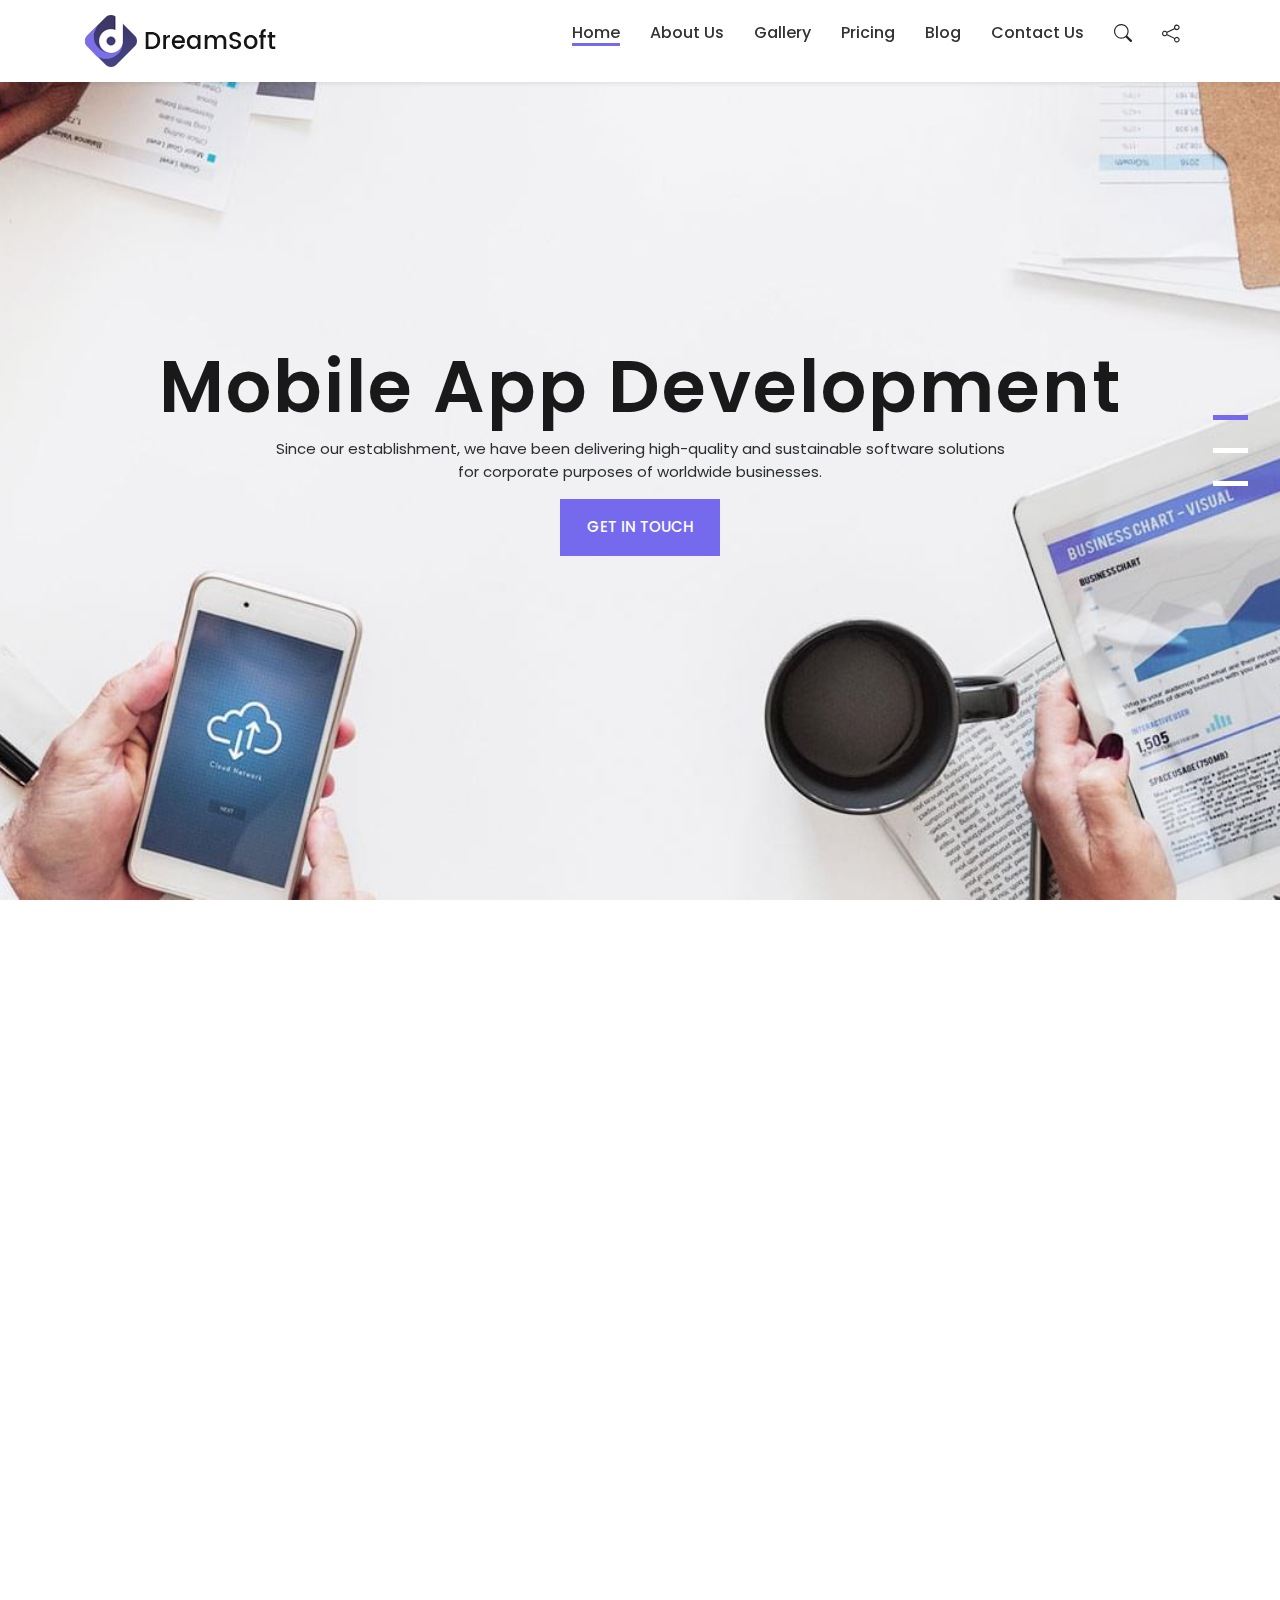
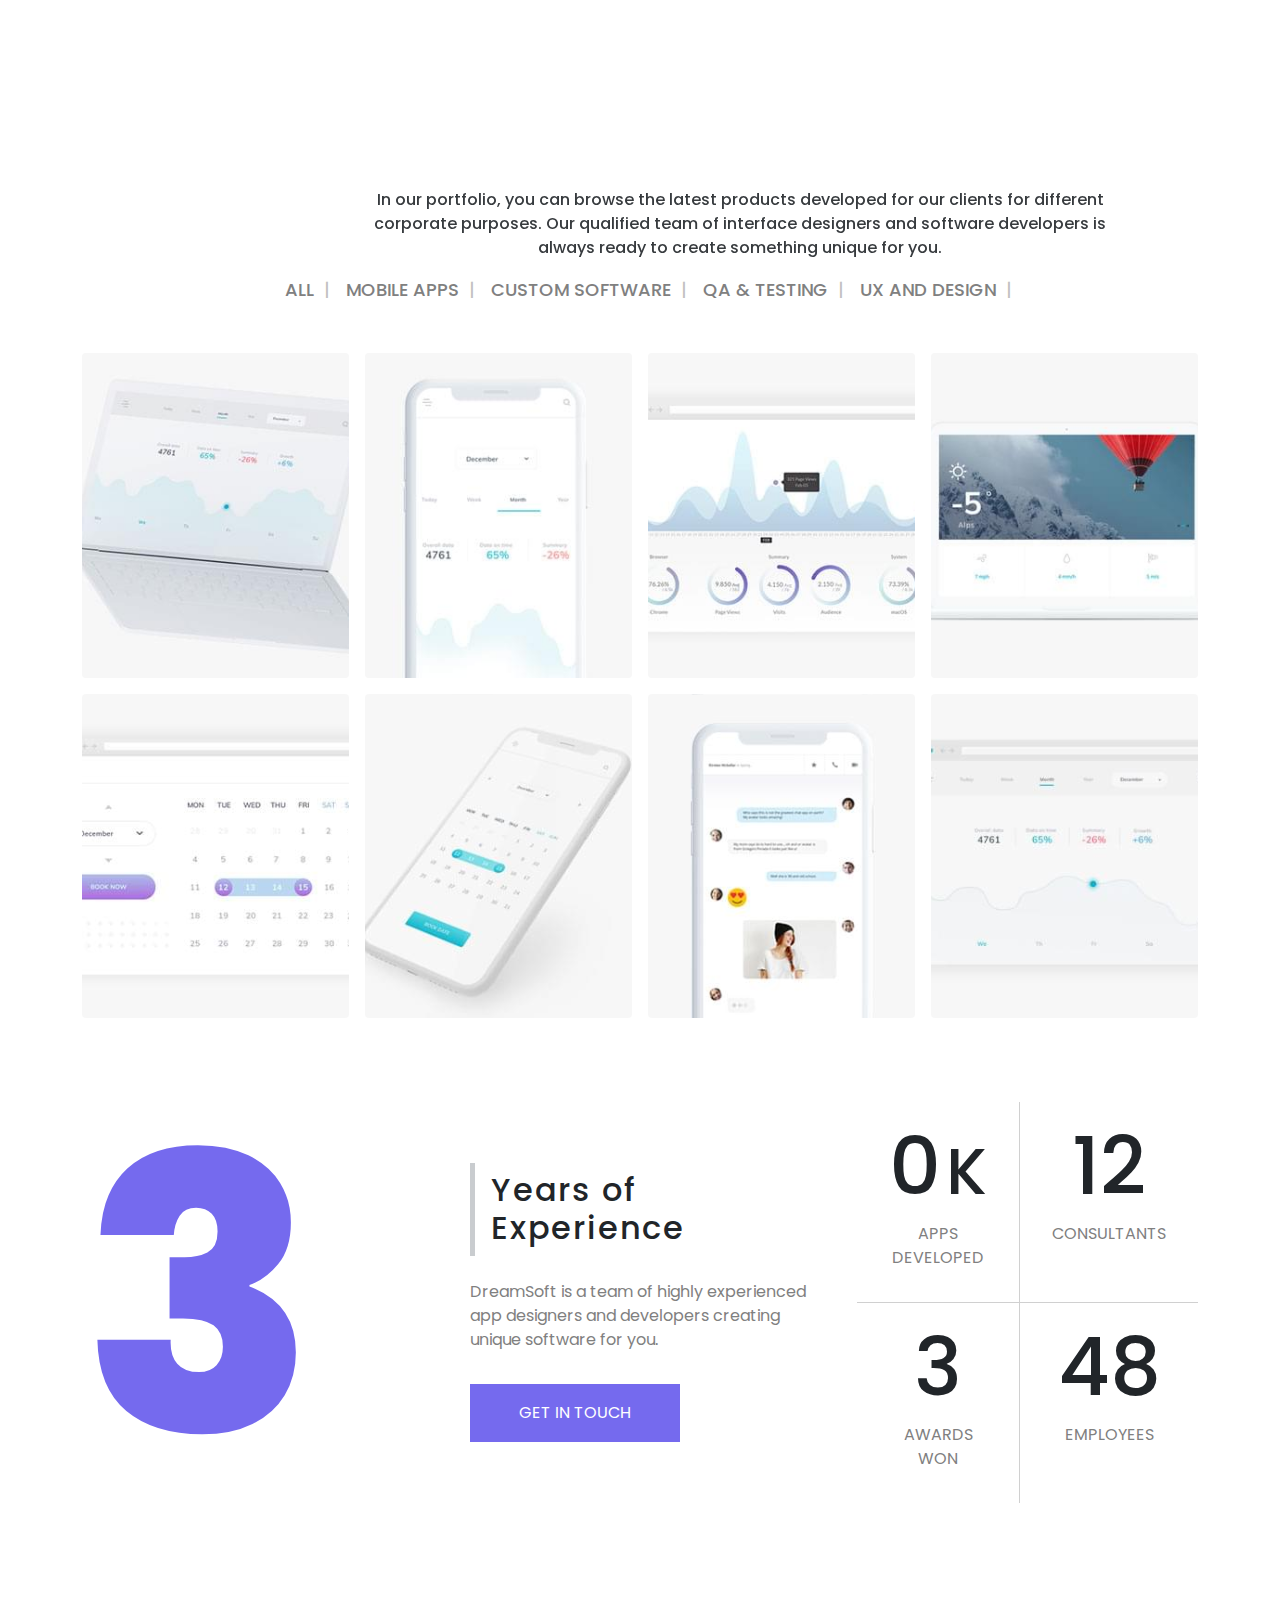
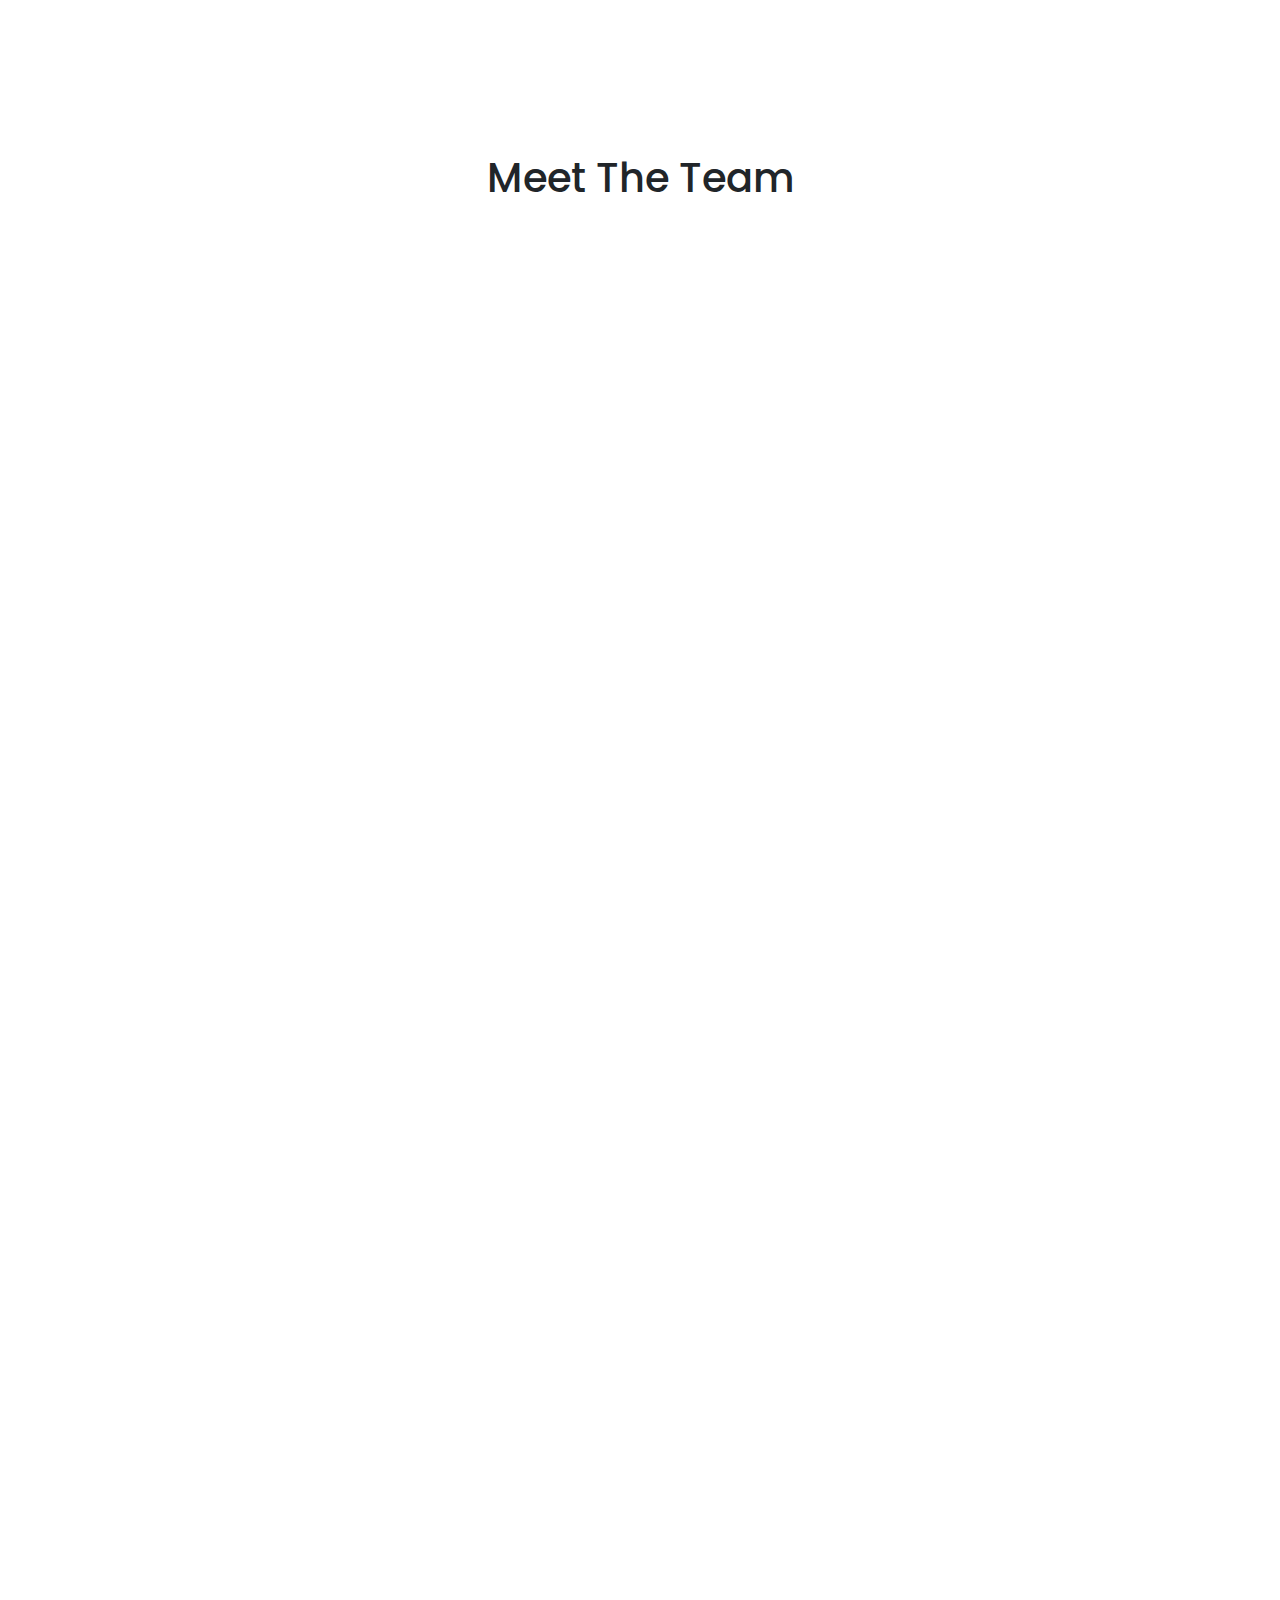
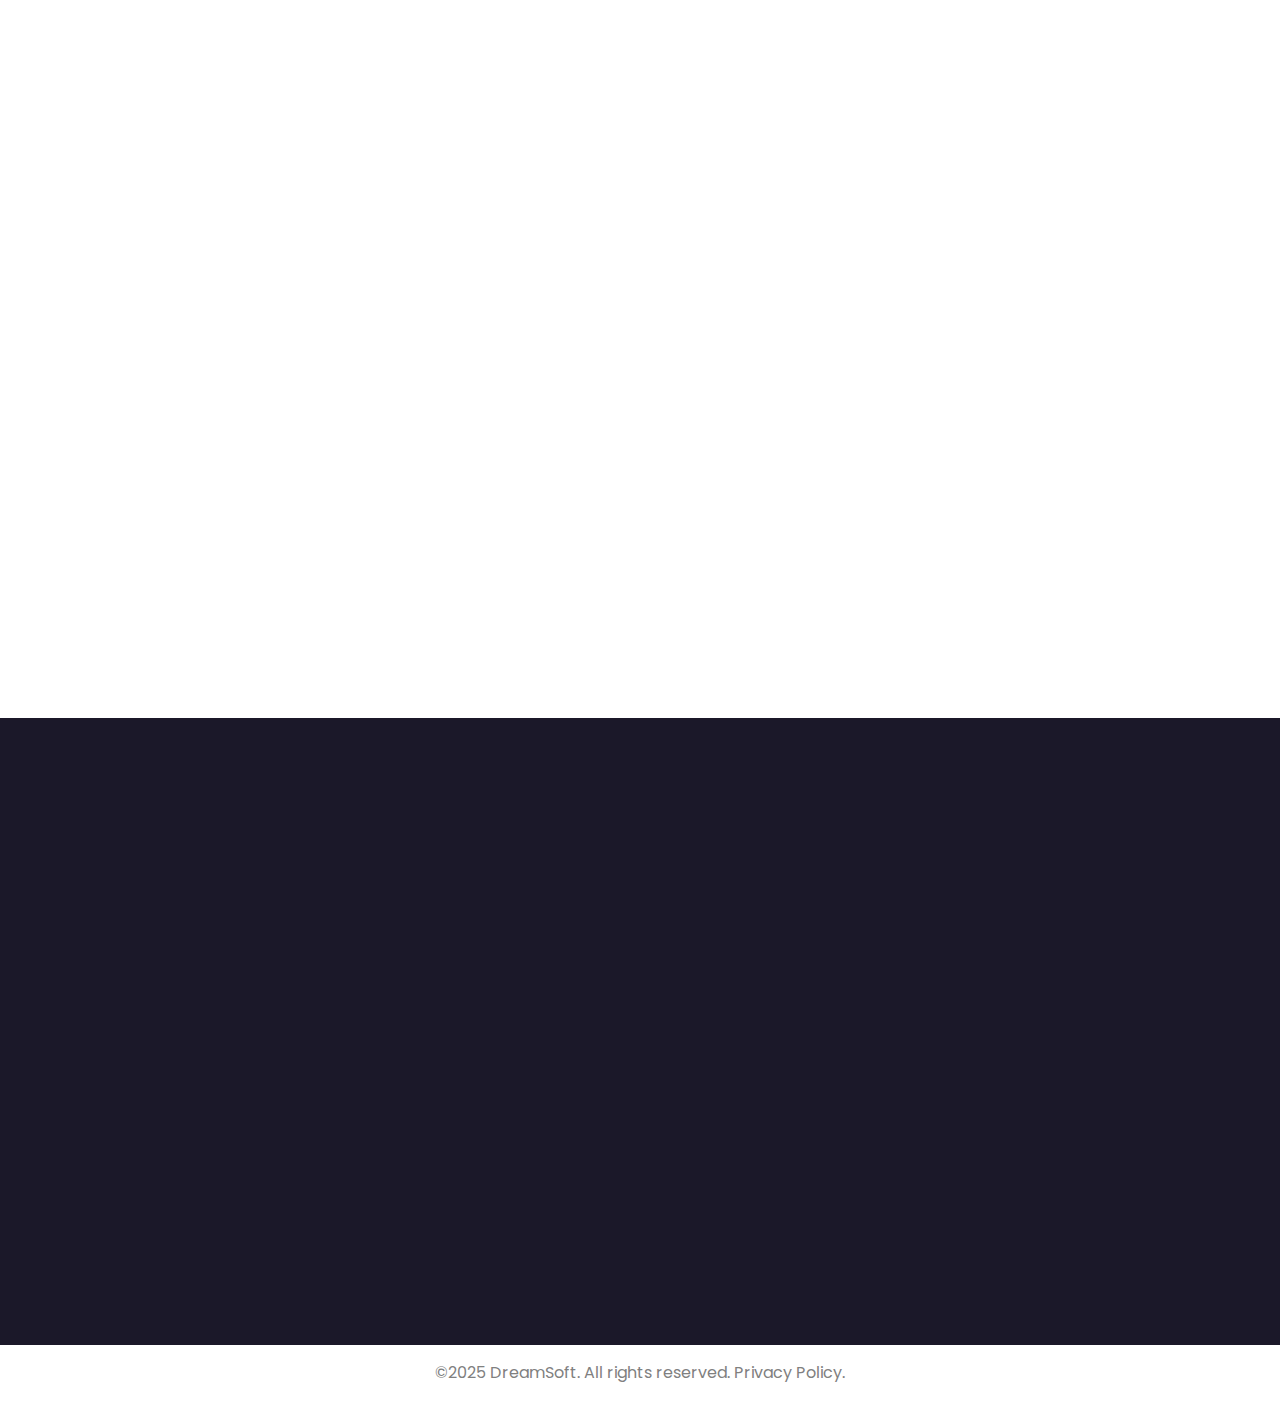
<file: index.html>
<!doctype html>
<html lang="en">
<head>
    <meta charset="UTF-8">
    <meta name="viewport" content="width=device-width, initial-scale=1">
    <meta http-equiv="X-UA-Compatible" content="ie=edge,chrome=1">

    <!--  SEO  -->
    <meta name="author" content="DreamSoft">
    <meta name="viewport" content="width=device-width, initial-scale=1.0">
    <meta property="og:title" content="DreamSoft - Professional Dasturiy Ta'minot Yechimlari">
    <meta property="og:description"
          content="Biznes egalari va yakka tartibdagi mijozlar uchun zamonaviy dasturiy yechimlar ishlab chiqamiz">
    <meta name="keywords"
          content="dasturiy ta'minot ishlab chiqish, mobil ilovalar, veb-dasturlar, IT yechimlar, DreamSoft, UI dizayn, UX dizayn, bulutli texnologiyalar, biznes dasturlari, maxsus dasturiy ta'minot, dasturiy ta'minot kompaniyasi, ilova ishlab chiqish, IT konsalting, zamonaviy texnologiyalar, startup uchun dasturiy ta'minot">
    <meta name="description"
          content="Dream Soft - 2008 yildan beri korporativ ehtiyojlar uchun yuqori sifatli dasturiy ta'minot ishlab chiqamiz. Tajribali dasturiy ta'minot ishlab chiquvchilar jamoasi.">
    <meta name="keywords"
          content="dasturiy ta'minot, korporativ dasturiy ta'minot, Dream Soft, dasturiy ta'minot ishlab chiqish, IT kompaniya, 2008, ishonchli dasturiy ta'minot, professional dasturchilar">
    <meta name="description"
          content="DreamSoft - biznes egalari va yakka tartibdagi mijozlar uchun zamonaviy dasturiy yechimlar. Global mijozlarimizga yuqori sifatli, kelajakga moʻljallangan dasturiy taʼminot va ilovalarni ishlab chiqamiz. Tajribali UI dizaynerlar va dasturchilar jamoasi.">

    <!--  Logo browser page  -->
    <link rel="icon" type="image/x-icon" href="img/favicon.ico">
    <title>DreamSoft - Software Development Company </title>

    <!--    Fonts   -->
    <link rel="preconnect" href="https://fonts.googleapis.com">
    <link rel="preconnect" href="https://fonts.gstatic.com" crossorigin>
    <link href="https://fonts.googleapis.com/css2?family=Poppins:ital,wght@0,100;0,200;0,300;0,400;0,500;0,600;0,700;0,800;0,900;1,100;1,200;1,300;1,400;1,500;1,600;1,700;1,800;1,900&family=Roboto:ital,wght@0,100..900;1,100..900&display=swap"
          rel="stylesheet">

    <!--    BootStrap CDN and ICONS  -->
    <link href="https://cdn.jsdelivr.net/npm/bootstrap@5.3.3/dist/css/bootstrap.min.css" rel="stylesheet"
          integrity="sha384-QWTKZyjpPEjISv5WaRU9OFeRpok6YctnYmDr5pNlyT2bRjXh0JMhjY6hW+ALEwIH" crossorigin="anonymous">
    <link rel="stylesheet" href="https://cdn.jsdelivr.net/npm/bootstrap-icons@1.11.3/font/bootstrap-icons.min.css">

    <!--  Swiper JS CDN  -->
    <link rel="stylesheet" href="https://cdn.jsdelivr.net/npm/swiper@11/swiper-bundle.min.css"/>
    <script src="https://cdn.jsdelivr.net/npm/swiper@11/swiper-bundle.min.js"></script>

    <!--  AOS Animation CDN -->
    <link href="https://unpkg.com/aos@2.3.1/dist/aos.css" rel="stylesheet">

    <!--  CSS for Header and Footer  -->
    <link rel="stylesheet" href="css/style.css">

    <style>
        * {
            margin: 0;
            padding: 0;
            box-sizing: border-box;
        }

        :root {
            --primary: #756AEE;
            --dark: #212529;
        }

        body {
            font-family: "Poppins", -apple-system, BlinkMacSystemFont, "Segoe UI", Roboto, "Helvetica Neue", Arial, sans-serif;
            -webkit-font-smoothing: subpixel-antialiased;
        }

        /* Carousel Styles */
        .slider > .container {
            position: relative;
            max-width: 1920px;
            height: 100vh;
            background: #eee;
            font-family: Helvetica Neue, Helvetica, Arial, sans-serif;
            font-size: 14px;
            color: #000;
            padding: 0;
        }

        .slider .swiper {
            width: 100%;
            height: 100%;
        }

        .slider .swiper .swiper-slide {
            text-align: center;
            font-size: 18px;
            display: flex;
            justify-content: center;
            align-items: center;
            background-attachment: fixed;
            background-position: center;
            background-repeat: no-repeat;
            background-size: cover;
        }

        .slider .swiper .swiper-slide h2 {
            font-size: 72px;
            letter-spacing: 2px;
            font-weight: 600;
            color: #191919;
        }

        .slider .swiper .swiper-slide p {
            font-size: 15px;
            font-family: Poppins, -apple-system, BlinkMacSystemFont, "Segoe UI", Roboto, "Helvetica Neue", Arial, sans-serif;
            color: var(--bs-secondary-text-emphasis);
        }

        .slider .swiper .swiper-slide button {
            border: none;
        }

        .slider .swiper .swiper-slide .btn {
            background: var(--primary);
            padding: 15px 25px;
            border-radius: 0;
            border: 2px solid var(--primary);
            font-size: 15px;
            font-weight: 500;
            color: #fff;
            transition: background .3s ease-in;
        }

        .slider .swiper .swiper-slide .btn:hover {
            background: var(--bs-dark);
            border-color: var(--bs-dark);
        }

        .slider .swiper .swiper-pagination {
            position: absolute;
            height: 100vh;
            display: flex;
            justify-content: center;
            align-items: end;
            flex-direction: column;
            gap: 1rem;
            padding-right: 1.5rem;
        }

        .slider .swiper .swiper-pagination .swiper-pagination-bullet {
            background: #ffffff;
            width: 35px;
            height: 5px;
            border-radius: 0;
            transition: background .3s ease-in;
            opacity: 1;
        }

        .slider .swiper .swiper-pagination .swiper-pagination-bullet:hover {
            background: var(--primary);
        }

        .slider .swiper .swiper-pagination .swiper-pagination-bullet-active {
            background: var(--primary);
        }

        /* Service Styles */
        .services {
            width: 100%;
        }

        .services > .container {
            display: flex;
            justify-content: space-around;
            align-items: center;
            margin: 6rem auto;
        }

        .services .right-service {
            display: grid;
            grid-template-columns: 1fr 1fr;
            gap: 2rem;
            align-items: start;
        }

        .services .right-service a {
            text-decoration: none;
            color: var(--dark);
            transition: color .3s ease;
            font-size: 15px;
            letter-spacing: 2px;
            font-weight: 600;
        }

        .services .right-service a:hover {
            color: var(--primary);
        }

        .services .right-service p {
            color: #191919;
        }

        .services .right-service .service-info-box,
        .services .right-service .service-corporate,
        .services .right-service .service-call,
        .services .right-service .service-cloud {
            width: 300px;
            height: 250px;
            border-radius: 10px;
            box-shadow: 0px 0px 4px rgba(0, 0, 0, 0.2);
            padding: 30px;
            text-align: center;
            display: flex;
            flex-direction: column;
            justify-content: center;
            align-items: center;
            transition: box-shadow .3s ease-in;
        }

        .services .right-service .service-info-box hr,
        .services .right-service .service-corporate hr,
        .services .right-service .service-call hr,
        .services .right-service .service-cloud hr {
            width: 50%;
            opacity: 0.5;
            border: 1px solid #191919;
            margin-bottom: 16px;
            transition: border .3s ease-out;
        }

        .services .right-service .service-info-box:hover,
        .services .right-service .service-corporate:hover,
        .services .right-service .service-call:hover,
        .services .right-service .service-cloud:hover {
            box-shadow: 0 0 8px rgba(0, 0, 0, 0.4);
        }

        .services .right-service .service-info-box:hover hr,
        .services .right-service .service-corporate:hover hr,
        .services .right-service .service-call:hover hr,
        .services .right-service .service-cloud:hover hr {
            opacity: 1;
            border: 1px solid var(--primary);
        }

        .services .right-service .service-info-box h3 {
            font-size: 32px;
        }

        .services .right-service .service-info-box button {
            border: 2px solid var(--primary);
            background: var(--primary);
            color: var(--white);
            padding: 15px 40px;
            transition: background .3s ease-in, border-color .1s ease;
            letter-spacing: 2px;
        }

        .services .right-service .service-info-box button:hover {
            background: #000000;
            border-color: #000000;
        }

        .services .right-service .service-corporate .service-icon,
        .services .right-service .service-call .service-icon,
        .services .right-service .service-cloud .service-icon {
            display: flex;
            justify-content: center;
            align-items: center;
        }

        .services .right-service .service-corporate .service-icon i,
        .services .right-service .service-call .service-icon i,
        .services .right-service .service-cloud .service-icon i {
            font-size: 50px;
        }

        .services .right-service .service-corporate .service-icon i:nth-child(2),
        .services .right-service .service-call .service-icon i:nth-child(2),
        .services .right-service .service-cloud .service-icon i:nth-child(2) {
            font-size: 60px;
            color: gray;
            z-index: -1;
            position: absolute;
            opacity: 0.25;
            transform: rotate(24deg);
            transition: transform .3s ease;
        }

        .services .right-service .service-corporate:hover .service-icon > i:nth-child(2),
        .services .right-service .service-call:hover .service-icon > i:nth-child(2),
        .services .right-service .service-cloud:hover .service-icon > i:nth-child(2) {
            transform: rotate(0deg);
        }

        /* Project Styles */
        .projects {
            margin: 0 auto;
        }

        .projects > .container {
            margin: auto;
            display: flex;
            align-items: center;
            flex-direction: column;
        }

        .projects h3 {
            font-size: 45px;
            margin-bottom: 50px;
        }

        .projects .description-project {
            padding: 0 12rem;
            text-align: center;
            font-weight: 500;
            opacity: 0.9;
        }

        .projects .main-project-section {
            width: 100%;
            overflow: hidden;
        }

        .projects .main-project-section .filter-links {
            width: 100%;
            margin: 0;
            padding: 0;
            list-style: none;
            display: flex;
            align-items: center;
            justify-content: center;
        }

        .projects .main-project-section .filter-links a {
            color: gray;
            padding: 1rem;
            text-decoration: none;
            position: relative;
            text-transform: uppercase;
            text-align: center;
            font-weight: 500;
            font-size: 18px;
        }

        .projects .main-project-section .filter-links a::after {
            content: '|';
            position: absolute;
            right: 0;
            color: rgba(128, 128, 128, 0.49);
        }

        .projects .main-project-section .filter-links a:hover {
            color: var(--primary);
        }

        .projects .main-project-section .filter-links a.active {
            color: var(--primary);
            transition: all 0.3s ease;
        }

        .projects .filter-sections {
            width: 100%;
            min-height: 400px;
            display: grid;
            grid-template-columns: repeat(4, 1fr);
            margin: 50px auto;
            gap: 1rem;
        }

        .projects .filter-sections div {
            opacity: 0;
            display: none;
            transition: all 500s ease;
            background-position: center;
            background-size: cover;
        }

        .projects .filter-sections div:hover {
            transform: scale(0.9);
        }

        .projects .filter-sections div:hover .info-image {
            opacity: 1 !important;
        }

        .projects .filter-sections div .info-image {
            width: 90%;
            height: 90%;
            margin: 15px auto;
            background: #ffffff;
            text-align: start;
            padding: 3rem 2rem;
            opacity: 0 !important;
            transition: all 0.3s ease;
        }

        .projects .filter-sections div .info-image i {
            font-size: 35px;
            transition: color .3s ease;
        }

        .projects .filter-sections div .info-image i:hover {
            color: var(--primary);
        }

        .projects .filter-sections div .info-image i a {
            font-size: 24px;
            margin-left: 15px;
            color: var(--primary);
            text-decoration: none;
            transition: color .3s ease;
        }

        .projects .filter-sections div .info-image i a:hover {
            color: lightgray;
        }

        .projects .filter-sections div .info-image p {
            width: 100% !important;
            text-align: start;
            font-size: 14px;
            margin-top: 25px;
            color: #191919;
        }

        .projects .view {
            display: block !important;
            opacity: 1 !important;
            transform: scale(1) rotate(0deg);
            border-radius: 4px;
            animation: selected 300ms 1 ease-in-out;
        }

        @keyframes selected {
            0% {
                border-radius: 100%;
                transform: scale(0) rotate(-180deg);
            }
        }

        /* Experience styles */
        .experience > .container {
            display: grid;
            grid-template-columns: repeat(3, 1fr);
            gap: 3rem;
            align-items: center;
            margin: auto auto 50px;
        }

        .experience > .container .main-number h1 {
            font-size: 24rem;
            font-weight: 800;
            color: var(--primary);
        }

        .experience > .container .info-section {
            display: flex;
            flex-direction: column;
            gap: 1rem;
            align-items: start;
            justify-content: space-between;
        }

        .experience > .container .info-section h3 {
            font-size: 2rem;
            border-left: 5px solid rgba(108, 117, 125, 0.37);
            padding: .5rem 1rem;
            letter-spacing: 2px;
        }

        .experience > .container .info-section p {
            color: gray;
        }

        .experience > .container .info-section button {
            border: 1px solid var(--primary);
            padding: 1rem 3rem;
            background: var(--primary);
            color: var(--white);
            text-transform: uppercase;
            transition: all .3s ease;
        }

        .experience > .container .info-section button:hover {
            background: transparent;
            border-color: #000000;
            color: #000000;
        }

        .experience > .container .numbers-box {
            display: grid;
            grid-template-columns: repeat(2, 1fr);
            text-align: center;
        }

        .experience > .container .numbers-box .number1,
        .experience > .container .numbers-box .number2,
        .experience > .container .numbers-box .number3,
        .experience > .container .numbers-box .number4 {
            padding: 1rem 2rem;
        }

        .experience > .container .numbers-box .number1,
        .experience > .container .numbers-box .number3 {
            border-right: 1px solid rgba(128, 128, 128, 0.37);
        }

        .experience > .container .numbers-box .number1,
        .experience > .container .numbers-box .number2 {
            border-bottom: 1px solid rgba(128, 128, 128, 0.37);
        }

        .experience > .container .numbers-box h1 {
            font-size: 5rem;
        }

        .experience > .container .numbers-box p {
            color: gray;
            text-transform: uppercase;
            font-size: 1rem;
        }

        .experience > .container .numbers-box #value2::after {
            content: 'K';
            font-size: 4rem;
            padding-left: 5px;
        }

        /* Clients Styles */
        .companies-banner {
            margin: auto;
        }

        .companies-banner > .container {
            margin: auto auto 50px;
            display: grid;
            grid-template-columns: repeat(4, 1fr);
            gap: 2rem;
            align-items: center;
            justify-content: center;
        }

        .companies-banner > .container .company-logo {
            width: 270px;
            height: 117px;
            display: flex;
            justify-content: center;
            align-items: center;
            filter: invert(50%);
            border: 1px solid rgba(128, 128, 128, 0.37);
            transition: all .4s ease;
            overflow: hidden;
        }

        .companies-banner > .container .company-logo img {
            transform: scale(1.1);
            transition: all .4s ease;
        }

        .companies-banner > .container .company-logo:hover {
            filter: invert(0);
            border: 1px solid black;
        }

        .companies-banner > .container .company-logo:hover img {
            border: 1px solid black;
            transform: scale(0.9);
        }

        /* Team Styles */
        .team {
            margin: auto;
            text-align: center;
        }

        .team .team-gallery {
            width: 100%;
            display: grid;
            grid-template-columns: repeat(4, 1fr);
            gap: 1rem;
        }

        .team .team-gallery .employee-image {
            height: 424px;
            filter: grayscale(80%);
            overflow: hidden;
            position: relative;
            transition: all .4s ease;
            background-position: center;
            background-size: cover;
            background-repeat: no-repeat;
        }

        .team .team-gallery .employee-image .employee-info {
            position: absolute;
            width: 80%;
            text-align: start;
            color: white;
            background: rgba(0, 0, 0, 0.71);
            padding: 1rem 2rem;
            top: 60%;
            transform: translateX(-5%);
            transition: all .4s ease;
        }

        .team .team-gallery .employee-image .employee-info h1 {
            font-size: 18px;
            transition: all .4s ease;
            cursor: pointer;
        }

        .team .team-gallery .employee-image .employee-info h1:hover {
            color: var(--primary);
        }

        .team .team-gallery .employee-image .employee-info p {
            font-size: 15px;
        }

        .team .team-gallery .employee-image:hover {
            filter: grayscale(0);
        }

        .team .team-gallery .employee-image:hover .employee-info {
            transform: translateX(0%);
            border-top-right-radius: 50px;
        }

        /* mobile */
        .mobile-app .container {
            display: flex;
            justify-content: space-between;
            margin: 6rem auto;
        }

        .mobile-app .container .left-info {
            width: 50%;
        }

        .mobile-app .container .left-info .section {
            background-color: white;
            border-radius: 8px;
            padding: 40px;
            box-shadow: 0px 0px 20px rgba(0, 0, 0, 0.05);
        }

        .mobile-app .container .left-info .section .heading {
            font-size: 2.5rem;
            color: #1a1a1a;
            margin-bottom: 30px;
            font-weight: 700;
        }

        .mobile-app .container .left-info .section .tabs {
            display: flex;
            justify-content: space-between;
            position: relative;
            margin-bottom: 25px;
            border-bottom: 1px solid #e0e0e0;
        }

        .mobile-app .container .left-info .section .tab-button {
            background: none;
            border: none;
            padding: 5px 20px;
            font-size: 2rem;
            cursor: pointer;
            position: relative;
            color: #a0a0a0;
            font-weight: 500;
            transition: color 0.3s;
        }

        .mobile-app .container .left-info .section .tab-button.active {
            color: #7c6eef;
        }

        .mobile-app .container .left-info .section .tab-line {
            position: absolute;
            bottom: -1px;
            left: 0;
            height: 3px;
            background-color: #7c6eef;
            transition: transform 0.3s ease, width 0.3s ease;
        }

        .mobile-app .container .left-info .section .subtitle {
            font-size: 1.2rem;
            color: #333;
            margin-bottom: 15px;
            font-weight: 600;
        }

        .mobile-app .container .left-info .section .description {
            font-size: 1rem;
            line-height: 1.6;
            color: #555;
            margin-bottom: 30px;
        }

        .mobile-app .container .left-info .section .buttons {
            display: flex;
            gap: 20px;
            flex-wrap: wrap;
        }

        .mobile-app .container .left-info .section .btn {
            padding: 12px 24px;
            text-decoration: none;
            font-weight: 600;
            font-size: 0.9rem;
            letter-spacing: 1px;
            transition: all 0.3s ease;
            display: inline-block;
            border-radius: 0;
        }

        .mobile-app .container .left-info .section .primary {
            background-color: #7c6eef;
            color: white;
        }

        .mobile-app .container .left-info .section .primary:hover {
            color: black;
            background: transparent;
            border-color: black;
        }

        .mobile-app .container .left-info .section .secondary {
            background-color: transparent;
            color: #333;
            border: 1px solid #333;
        }

        .mobile-app .container .left-info .section .secondary:hover {
            color: #7c6eef;
            border-color: #7c6eef;
        }

        .mobile-app .container .left-info .section .tab-content {
            display: none;
        }

        .mobile-app .container .left-info .section .tab-content.active {
            display: block;
            animation: fadeIn 0.5s ease;
        }

        @keyframes fadeIn {
            from {
                opacity: 0;
                transform: translateY(10px);
            }
            to {
                opacity: 1;
                transform: translateY(0);
            }
        }

        /* Responsive styles */
        @media (max-width: 768px) {
            .mobile-app .container .left-info .section .heading {
                font-size: 2rem;
            }

            .mobile-app .container .left-info .section .buttons {
                flex-direction: column;
                gap: 15px;
            }

            .mobile-app .container .left-info .section .btn {
                width: 100%;
                text-align: center;
            }

            .mobile-app .container .left-info .section .tabs {
                overflow-x: auto;
                white-space: nowrap;
            }
        }

        @media (max-width: 480px) {
            .mobile-app .container .left-info .section {
                padding: 25px;
            }

            .mobile-app .container .left-info .section .heading {
                font-size: 1.8rem;
            }

            .mobile-app .container .left-info .section .tab-button {
                font-size: 1rem;
                padding: 10px 15px;
            }
        }

        .mobile-app .container .right-gallery {
            display: grid;
            grid-template-columns: repeat(2, 1fr);
            gap: 1rem;
            align-items: center;
        }

        .feedback {
            margin: auto auto 50px;
        }

        .feedback h1 {
            text-align: center;
            margin-bottom: 2rem;
        }

        .feedback .feedback-block {
            display: grid;
            grid-template-columns: repeat(3, 1fr);
            gap: 2rem;
        }

        .feedback .feedback-block .feedback-box {
            box-shadow: 0 0 4px rgba(0, 0, 0, 0.19);
            padding: 1rem 2rem;
        }

        .feedback .feedback-block .feedback-box .box-heading {
            display: flex;
            align-items: center;
        }

        .feedback .feedback-block .feedback-box .box-heading img {
            width: 60px;
            height: 60px;
            object-fit: cover;
            border-radius: 50%;
        }

        .feedback .feedback-block .feedback-box .box-heading .user-info {
            margin-left: 1rem;
            display: flex;
            align-items: flex-start;
            flex-direction: column;
            padding-top: 1rem;
        }

        .feedback .feedback-block .feedback-box .box-heading .user-info h3 {
            font-size: 1.3rem;
            letter-spacing: 2px;
            cursor: pointer;
            transition: color 0.3s ease;
        }

        .feedback .feedback-block .feedback-box .box-heading .user-info h3:hover {
            color: var(--primary);
        }

        .feedback .feedback-block .feedback-box .box-heading .user-info p {
            font-size: 1rem;
            color: var(--primary);
            font-weight: 500;
        }

        .feedback .feedback-block .feedback-box .box-content {
            font-size: 14px;
            color: black;
            font-weight: 500;
        }

        .posts {
            margin: auto auto 50px;
        }

        .posts .title {
            text-align: center;
            margin-bottom: 2rem;
        }

        .posts .blog-posts {
            display: grid;
            grid-template-columns: repeat(3, 1fr);
            gap: 2rem;
        }

        .posts .blog-posts .blog-post {
            width: 370px;
        }

        .posts .blog-posts .blog-post .post-image {
            position: relative;
        }

        .posts .blog-posts .blog-post .post-image .post-date {
            position: absolute;
            padding: 10px 20px;
            bottom: 0;
            background: #ffffff;
            border-top-right-radius: 20px;
            color: var(--primary);
            font-size: 2rem;
            font-weight: 500;
            font-family: "Poppins", -apple-system, BlinkMacSystemFont, "Segoe UI", Roboto, "Helvetica Neue", Arial, sans-serif;
        }

        .posts .blog-posts .blog-post .post-image .post-date span {
            font-size: 1.5rem;
        }

        .posts .blog-posts .blog-post .post-title {
            margin: 10px 0;
        }

        .posts .blog-posts .blog-post .post-title a {
            font-size: 1.3rem;
            font-weight: 500;
            text-decoration: none;
            color: black;
            transition: color 0.3s ease;
        }

        .posts .blog-posts .blog-post .post-title a:hover {
            color: var(--primary);
        }

        .posts .blog-posts .blog-post .post-text {
            color: rgba(128, 128, 128, 0.69);
            font-size: 0.9rem;
            font-weight: 500;
        }
    </style>
</head>
<body>
<!--Header-->
<header class="header shadow-sm">
    <div class="container">
        <nav>
            <div class="logo">
                <a href="#"><img src="img/logo-default-191x52.png" alt="Dream Soft logo"></a>
            </div>
            <ul class="nav-links">
                <li><a class="active" href="#">Home</a></li>
                <li><a href="pages/about.html">About Us</a></li>
                <li><a href="pages/gallery.html">Gallery</a></li>
                <li><a href="pages/pricing.html">Pricing</a></li>
                <li><a href="pages/blog.html">Blog</a></li>
                <li><a href="pages/contact.html">Contact Us</a></li>
                <li class="search-icon"><i class="bi bi-search"></i>
                    <div class="search-form">
                        <input type="text" placeholder="Search...">
                        <button type="submit">Search</button>
                    </div>
                </li>
                <li class="share-icon"><i class="bi bi-share"></i>
                    <div class="social_links">
                        <a href="#"><i class="bi bi-facebook"></i></a>
                        <a href="#"><i class="bi bi-twitter"></i></a>
                        <a href="#"><i class="bi bi-google"></i></a>
                        <a href="#"><i class="bi bi-instagram"></i></a>
                    </div>
                </li>
            </ul>
        </nav>
    </div>
</header>

<!--slider-->
<section class="slider">
    <div class="container">
        <div class="swiper mySwiper">
            <div class="swiper-wrapper">
                <div class="swiper-slide" style="background-image: url('./img/slider-1-slide-1-1770x742.jpg');">
                    <div class="carousel-content">
                        <h2 data-aos="fade-right" data-aos-anchor="#example-anchor" data-aos-offset="600"
                            data-aos-duration="900">Mobile App Development</h2>
                        <p data-aos="fade-left"
                           data-aos-anchor="#example-anchor"
                           data-aos-offset="500"
                           data-aos-duration="500">Since our establishment, we have been delivering high-quality and
                            sustainable software
                            solutions <br>
                            for corporate purposes of worldwide businesses.</p>
                        <button data-aos="fade-up" data-aos-duration="900"><a href="#" class="btn">GET IN TOUCH</a>
                        </button>
                    </div>
                </div>
                <div class="swiper-slide" style="background-image: url('./img/slider-1-slide-2-1770x742.jpg');">
                    <div class="carousel-content">
                        <h2 data-aos="fade-right" data-aos-anchor="#example-anchor" data-aos-offset="600"
                            data-aos-duration="900">Experienced Team</h2>
                        <p data-aos="fade-left"
                           data-aos-anchor="#example-anchor"
                           data-aos-offset="500"
                           data-aos-duration="500">We are a team of qualified software developers, aimed at creating
                            unique
                            and
                            powerful tools <br>for
                            your business & everyday life.</p>
                        <button><a href="#" class="btn">GET IN TOUCH</a>
                        </button>
                    </div>
                </div>
                <div class="swiper-slide" style="background-image: url('./img/slider-1-slide-3-1770x742.jpg');">
                    <div class="carousel-content">
                        <h2 data-aos="fade-right" data-aos-anchor="#example-anchor" data-aos-offset="600"
                            data-aos-duration="900">Award-Winning Software</h2>
                        <p data-aos="fade-left"
                           data-aos-anchor="#example-anchor"
                           data-aos-offset="500"
                           data-aos-duration="500">The software solutions developed by our company have been numerously
                            awarded
                            <br> for usability
                            and
                            innovative features.</p>
                        <button><a href="#" class="btn">GET IN TOUCH</a>
                        </button>
                    </div>
                </div>
            </div>
            <div class="swiper-pagination"></div>

        </div>
    </div>
</section>

<!-- Services -->
<section class="services">
    <div class="container">
        <div data-aos="fade-up" data-aos-offset="300" data-aos-easing="ease-in-sine"
             class="left-service">
            <img src="img/index-1-415x592.jpg" alt="">
        </div>
        <div data-aos="fade-left" data-aos-offset="300" data-aos-easing="ease-in-sine"
             class="right-service">
            <div class="service-info-box">
                <h3>See All Services</h3>
                <hr>
                <a href="pages/services.html">
                    <button>All Services</button>
                </a>
            </div>
            <div class="service-corporate">
                <div class="service-icon">
                    <i class="bi bi-telephone-inbound"></i>
                    <i class="bi bi-triangle-fill"></i>
                </div>

                <a href="pages/services.html">CORPORATE SOLUTIONS </a>
                <hr>
                <p>Need specific software for your company? We are ready to develop it!</p>
            </div>
            <div class="service-call">
                <div class="service-icon">
                    <i class="bi bi-headset"></i>
                    <i class="bi bi-triangle-fill"></i>
                </div>
                <a href="pages/services.html">CALL CENTER SOLUTIONS</a>
                <hr>
                <p>Our experts provide custom products of any complexity for call centers.</p>
            </div>
            <div class="service-cloud">
                <div class="service-icon">
                    <i class="bi bi-cloud-arrow-up"></i>
                    <i class="bi bi-triangle-fill"></i>
                </div>
                <a href="pages/services.html">CLOUD DEVELOPMENT</a>
                <hr>
                <p>We can also offer you reliable cloud development solutions.</p>
            </div>
        </div>
    </div>
</section>

<!-- Filter section -->
<section class="projects">
    <div class="container">
        <h3 data-aos="fade-right" data-aos-offset="300" data-aos-easing="ease-in-sine">Latest Projects</h3>
        <p data-aos="fade-left" data-aos-offset="300" data-aos-easing="ease-in-sine" class="description-project">In our
            portfolio, you can browse the latest products developed for our clients
            for different corporate
            purposes.
            Our qualified team of interface designers and software developers is always ready to create something unique
            for
            you.</p>
        <div class="main-project-section">
            <ul class="filter-links">
                <li><a href="#" data-filter="all">All</a></li>
                <li><a href="#" data-filter="mobile-apps">Mobile Apps</a></li>
                <li><a href="#" data-filter="custom-software">Custom Software</a></li>
                <li><a href="#" data-filter="testing">QA & Testing</a></li>
                <li><a href="#" data-filter="design">UX and Design</a></li>
            </ul>

            <div class="filter-sections">
                <div class="testing" style="background-image: url(img/fullwidth-gallery-1-420x350.jpg);">
                    <div class="info-image">
                        <i class="bi bi-zoom-in"><a href="#">FinStep</a></i>
                        <p> We work hard on every app to deliver top-notch features with great UI that you won’t find
                            anywhere
                            else.</p>
                    </div>
                </div>

                <div class="mobile-apps" style="background-image: url(img/fullwidth-gallery-2-420x350.jpg);">
                    <div class="info-image">
                        <i class="bi bi-zoom-in"><a href="#">FinStep</a></i>
                        <p> We work hard on every app to deliver top-notch features with great UI that you won’t find
                            anywhere
                            else.</p>
                    </div>
                </div>
                <div class="custom-software" style="background-image: url(img/fullwidth-gallery-3-420x350.jpg);">
                    <div class="info-image">
                        <i class="bi bi-zoom-in"><a href="#">FinStep</a></i>
                        <p> We work hard on every app to deliver top-notch features with great UI that you won’t find
                            anywhere
                            else.</p>
                    </div>
                </div>
                <div class="testing" style="background-image: url(img/fullwidth-gallery-4-420x350.jpg);">
                    <div class="info-image">
                        <i class="bi bi-zoom-in"><a href="#">FinStep</a></i>
                        <p> We work hard on every app to deliver top-notch features with great UI that you won’t find
                            anywhere
                            else.</p>
                    </div>
                </div>
                <div class="design" style="background-image: url(img/fullwidth-gallery-5-420x350.jpg);">
                    <div class="info-image">
                        <i class="bi bi-zoom-in"><a href="#">FinStep</a></i>
                        <p> We work hard on every app to deliver top-notch features with great UI that you won’t find
                            anywhere
                            else.</p>
                    </div>
                </div>
                <div class="mobile-apps" style="background-image: url(img/fullwidth-gallery-6-420x350.jpg);">
                    <div class="info-image">
                        <i class="bi bi-zoom-in"><a href="#">FinStep</a></i>
                        <p> We work hard on every app to deliver top-notch features with great UI that you won’t find
                            anywhere
                            else.</p>
                    </div>
                </div>
                <div class="custom-software" style="background-image: url(img/fullwidth-gallery-7-420x350.jpg);">
                    <div class="info-image">
                        <i class="bi bi-zoom-in"><a href="#">FinStep</a></i>
                        <p> We work hard on every app to deliver top-notch features with great UI that you won’t find
                            anywhere
                            else.</p>
                    </div>
                </div>
                <div class="testing" style="background-image: url(img/fullwidth-gallery-8-420x350.jpg);">
                    <div class="info-image">
                        <i class="bi bi-zoom-in"><a href="#">FinStep</a></i>
                        <p> We work hard on every app to deliver top-notch features with great UI that you won’t find
                            anywhere
                            else.</p>
                    </div>
                </div>
            </div>
        </div>
    </div>
</section>

<section class="experience">
    <div class="container">
        <div class="main-number">
            <h1 class="net-animation" id="value">10</h1>
        </div>
        <div class="info-section">
            <h3>Years of Experience</h3>
            <p>DreamSoft is a team of highly experienced app designers and developers creating unique software for
                you.</p>
            <a href="#">
                <button>get in touch</button>
            </a>
        </div>
        <div class="numbers-box">
            <div class="number1">
                <h1 id="value2">2</h1>
                <p>apps developed</p>
            </div>
            <div class="number2">
                <h1 id="value3">40</h1>
                <p>Consultants</p>
            </div>
            <div class="number3">
                <h1 id="value4">12</h1>
                <p>Awards won</p>
            </div>
            <div class="number4">
                <h1 id="value5">160</h1>
                <p>Employees</p>
            </div>
        </div>
    </div>
</section>

<section class="companies-banner">
    <div class="container">
        <div data-aos="zoom-in-left" data-aos-offset="300" data-aos-easing="ease-in-sine" class="company-logo">
            <img src="img/clients-9-270x117.png" alt="">
        </div>
        <div data-aos="zoom-in-left" data-aos-offset="400" data-aos-easing="ease-in-sine" class="company-logo">
            <img src="img/clients-10-270x117.png" alt="">
        </div>
        <div data-aos="zoom-in-left" data-aos-offset="500" data-aos-easing="ease-in-sine" class="company-logo">
            <img src="img/clients-3-270x117.png" alt="">
        </div>
        <div data-aos="zoom-in-left" data-aos-offset="600" data-aos-easing="ease-in-sine" class="company-logo">
            <img src="img/clients-11-270x117.png" alt="">
        </div>
    </div>
</section>

<section class="team">
    <div class="container">
        <div class="title"><h1>Meet The Team</h1></div>
        <div class="team-gallery">
            <div data-aos="zoom-in-left" data-aos-offset="300" data-aos-easing="ease-in-sine" class="employee-image"
                 style="background-image: url(img/team-11-420x424.jpg);">
                <div class="employee-info">
                    <h1>Ryan Wilson</h1>
                    <p>Director of Production</p>
                </div>
            </div>
            <div data-aos="zoom-in-left" data-aos-offset="500" data-aos-easing="ease-in-sine" class="employee-image"
                 style="background-image: url(img/team-12-420x424.jpg);">
                <div class="employee-info">
                    <h1>Jill Peterson</h1>
                    <p>UI Designer</p>
                </div>
            </div>
            <div data-aos="zoom-in-left" data-aos-offset="600" data-aos-easing="ease-in-sine" class="employee-image"
                 style="background-image: url(img/team-13-420x424.jpg);">
                <div class="employee-info">
                    <h1>Sam Robinson</h1>
                    <p>Senior Developer</p>
                </div>
            </div>
            <div data-aos="zoom-in-left" data-aos-offset="600" data-aos-easing="ease-in-sine" class="employee-image"
                 style="background-image: url(img/team-14-420x424.jpg);">
                <div class="employee-info">
                    <h1>Mary Lee</h1>
                    <p>Software Developer</p>
                </div>
            </div>
        </div>
    </div>
</section>

<section class="mobile-app">
    <div class="container">
        <div data-aos="fade-right" data-aos-offset="700" data-aos-easing="ease-in-sine" class="left-info">
            <div class="section">
                <h1 class="heading">Get More With Us</h1>

                <div class="tabs">
                    <button class="tab-button active" data-tab="1">01</button>
                    <button class="tab-button" data-tab="2">02</button>
                    <button class="tab-button" data-tab="3">03</button>
                    <button class="tab-button" data-tab="4">04</button>
                    <div class="tab-line"></div>
                </div>

                <div class="tab-content active" id="tab1">
                    <h2 class="subtitle">FREE APPS</h2>
                    <p class="description">
                        We regularly upload new free apps to our website, which is
                        fully accessible to our clients and subscribers. You can also
                        find out about free apps in our blog.
                    </p>
                    <div class="buttons">
                        <a href="#" class="btn primary">GET IN TOUCH</a>
                        <a href="#" class="btn secondary">DOWNLOAD PRESENTATION</a>
                    </div>
                </div>

                <div class="tab-content" id="tab2">
                    <h2 class="subtitle">PREMIUM TOOLS</h2>
                    <p class="description">
                        Discover our collection of premium tools designed to enhance your
                        productivity and streamline your workflow. All tools come with
                        dedicated support and regular updates.
                    </p>
                    <div class="buttons">
                        <a href="#" class="btn primary">GET IN TOUCH</a>
                        <a href="#" class="btn secondary">DOWNLOAD PRESENTATION</a>
                    </div>
                </div>

                <div class="tab-content" id="tab3">
                    <h2 class="subtitle">CONSULTING</h2>
                    <p class="description">
                        Our expert team provides personalized consulting services to help
                        you navigate complex challenges and achieve your business goals
                        with tailored strategies.
                    </p>
                    <div class="buttons">
                        <a href="#" class="btn primary">GET IN TOUCH</a>
                        <a href="#" class="btn secondary">DOWNLOAD PRESENTATION</a>
                    </div>
                </div>

                <div class="tab-content" id="tab4">
                    <h2 class="subtitle">TRAINING</h2>
                    <p class="description">
                        Elevate your skills with our comprehensive training programs.
                        From beginners to advanced users, we offer courses that cater to
                        all experience levels.
                    </p>
                    <div class="buttons">
                        <a href="#" class="btn primary">GET IN TOUCH</a>
                        <a href="#" class="btn secondary">DOWNLOAD PRESENTATION</a>
                    </div>
                </div>
            </div>
        </div>
        <div data-aos="fade-left" data-aos-offset="700" data-aos-easing="ease-in-sine" class="right-gallery">
            <img src="img/index-4-261x484.png" alt="">
            <img src="img/index-5-261x484.png" alt="">
        </div>
    </div>
</section>

<section class="feedback">
    <div class="container"><h1 data-aos="fade-up" data-aos-offset="700" data-aos-easing="ease-in-sine">What people
        Say</h1>
        <div class="feedback-block">
            <div data-aos="fade-left" data-aos-offset="700" data-aos-easing="ease-in-sine" class="feedback-box">
                <div class="box-heading">
                    <img src="img/user-11-75x75.jpg" alt="">
                    <div class="user-info">
                        <h3>Catherine Williams</h3>
                        <p>Regular client</p>
                    </div>
                </div>
                <div class="box-content">
                    <p>DreamSoft offers a high caliber of resources skilled in Microsoft Azure .NET, mobile and Quality
                        Assurance. They became our true business partners over the past three years.</p>
                </div>
            </div>

            <div data-aos="fade-left" data-aos-offset="700" data-aos-easing="ease-in-sine" class="feedback-box">
                <div class="box-heading">
                    <img src="img/user-12-75x75.jpg" alt="">
                    <div class="user-info">
                        <h3>Rupert Wood</h3>
                        <p>Regular client</p>
                    </div>
                </div>
                <div class="box-content">
                    <p>DreamSoft powered us with a competent team to develop products for banking services. The team has
                        been delivering results within budget and time, which is amazing.</p>
                </div>
            </div>

            <div data-aos="fade-left" data-aos-offset="700" data-aos-easing="ease-in-sine" class="feedback-box">
                <div class="box-heading">
                    <img src="img/user-20-75x75.jpg" alt="">
                    <div class="user-info">
                        <h3>Samantha Brown</h3>
                        <p>Regular client</p>
                    </div>
                </div>
                <div class="box-content">
                    <p>DreamSoft is a highly skilled and uniquely capable firm with multitudes of talent on-board. We
                        have
                        collaborated on a number of diverse projects that have been a great success.</p>
                </div>
            </div>
        </div>
    </div>
</section>

<section class="posts">
    <div class="container">
        <div data-aos="zoom-in-up" data-aos-offset="300" data-aos-easing="ease-in-sine" class="title">
            <h1>Latest Blog Posts</h1>
        </div>
        <div data-aos="fade-left" data-aos-offset="700" data-aos-easing="ease-in-sine" class="blog-posts">
            <div class="blog-post">
                <div class="post-image">
                    <img src="img/post-10-370x307.jpg" alt="">
                    <div class="post-date">07/<span>04</span></div>
                </div>
                <div class="post-title">
                    <a href="#">Benefits Of Async/Await</a>
                </div>
                <div class="post-text">
                    <p>Asynchronous functions are a good and bad thing in JavaScript. The good side is that asynchronous
                        functions are non-blocking and…</p>
                </div>
            </div>

            <div data-aos="fade-left" data-aos-offset="700" data-aos-easing="ease-in-sine" class="blog-post">
                <div class="post-image">
                    <img src="img/post-11-370x307.jpg" alt="">
                    <div class="post-date">07/<span>17</span></div>
                </div>
                <div class="post-title">
                    <a href="#">Key Considerations Of iPaaS</a>
                </div>
                <div class="post-text">
                    <p>Digital transformation requires cloud appropriate adoption, legacy IT systems modernization, and
                        Agile-based methodologies for faster…</p>
                </div>
            </div>

            <div data-aos="fade-left" data-aos-offset="700" data-aos-easing="ease-in-sine" class="blog-post">
                <div class="post-image">
                    <img src="img/post-12-370x307.jpg" alt="">
                    <div class="post-date">07/<span>22</span></div>
                </div>
                <div class="post-title">
                    <a href="#">Hibernate Query Language</a>
                </div>
                <div class="post-text">
                    <p>In this tutorial, we will discuss the Hibernate Query Language. HQL is an object-oriented query
                        language. Hibernate Query...</p>
                </div>
            </div>
        </div>
    </div>
</section>

<footer>
    <div class="container">
        <div data-aos="fade-left" data-aos-offset="400" data-aos-easing="ease-in-sine" class="left-content">
            <div class="footer-logo">
                <img src="img/logo-inverse-191x52.png" alt="">
            </div>
            <div class="footer-text">
                <p>Our company has been developing high-quality and reliable software for corporate needs since 2008. We
                    are renowned professionals of software development.</p>
            </div>
            <div class="full-info">
                <div class="footer-info">
                    <h1>adress</h1>
                    <a href="#">4730 Crystal Springs Dr, Los Angeles, CA 90027</a>
                </div>
                <div class="footer-info">
                    <h1>phones</h1>
                    <a href="#">+1 323-913-4688</a>,
                    <a href="#"> +1 323-888-4554</a>
                </div>
                <div class="footer-info">
                    <h1>e-mail</h1>
                    <a href="#">info@demolink.org</a>,
                    <a href="#">mail@demolink.org</a>
                </div>
                <div class="footer-social">
                    <a href="#"><i class="bi bi-facebook"></i></a>
                    <a href="#"><i class="bi bi-twitter"></i></a>
                    <a href="#"><i class="bi bi-google"></i></a>
                    <a href="#"><i class="bi bi-instagram"></i></a>
                </div>
            </div>
        </div>
        <div data-aos="fade-left" data-aos-offset="400" data-aos-easing="ease-in-sine" class="middle-content">
            <h1>Questions? Contact Us</h1>
            <form action="">
                <input type="text" placeholder="Name">
                <input type="email" placeholder="Email">
                <textarea placeholder="Message"></textarea>
                <button type="submit">Send Message</button>
            </form>
        </div>
        <div data-aos="fade-left" data-aos-offset="400" data-aos-easing="ease-in-sine" class="right-content">
            <h1>What We Offer</h1>
            <div class="footer-links">
                <div class="footer-link"><h3>DB Management</h3></div>
                <div class="footer-link"><h3>iOS/MacOS</h3></div>
                <div class="footer-link"><h3>Android Apps</h3></div>
                <div class="footer-link"><h3>Windows Apps</h3></div>
                <div class="footer-link"><h3>UX & UI</h3></div>
            </div>
        </div>
    </div>
    <div class="footer-end">
        <p> &copy;2025 DreamSoft. All rights reserved. Privacy Policy.</p>
    </div>
</footer>

<div class="back-to-top" id="backToTop">
    <i class="bi bi-chevron-up"></i>
</div>

<!--    Scripts      -->
<script src="https://unpkg.com/aos@2.3.1/dist/aos.js"></script>
<script>
    AOS.init();
</script>
<script>
    new Swiper(".mySwiper", {
        direction: "vertical",
        spaceBetween: 30,
        centeredSlides: true,
        autoplay: {
            delay: 2500,
            disableOnInteraction: false,
        },
        pagination: {
            el: ".swiper-pagination",
            clickable: true,
        },
    });

</script>
<script src="js/app.js"></script>
</body>
</html>
</file>
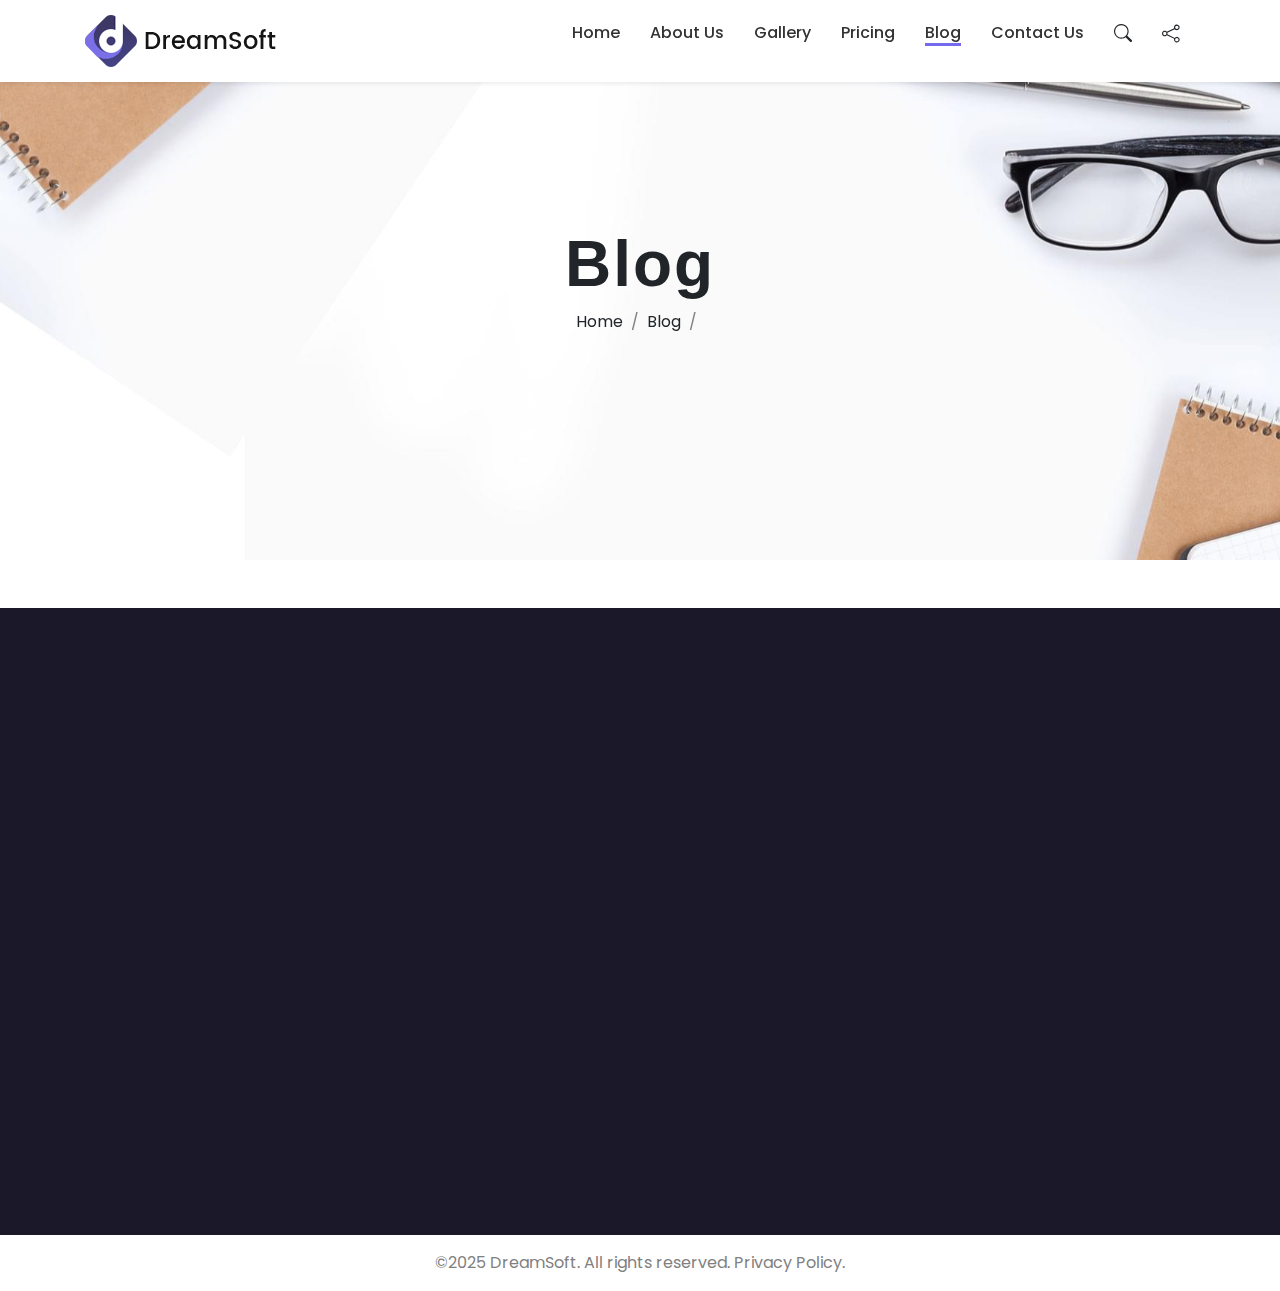
<file: pages/blog.html>
<!DOCTYPE html>
<html lang="en">
<head>
    <meta charset="UTF-8">
    <meta name="viewport" content="width=device-width, initial-scale=1.0">
    <meta http-equiv="X-UA-Compatible" content="ie=edge">

    <!--  SEO  -->
    <meta name="description"
          content="Dream Soft - 2008 yildan beri korporativ ehtiyojlar uchun yuqori sifatli dasturiy ta'minot ishlab chiqamiz. Tajribali dasturiy ta'minot ishlab chiquvchilar jamoasi.">
    <meta name="keywords"
          content="dasturiy ta'minot, korporativ dasturiy ta'minot, Dream Soft, dasturiy ta'minot ishlab chiqish, IT kompaniya, 2008, ishonchli dasturiy ta'minot, professional dasturchilar">
    <meta name="author" content="Dream Soft">

    <!--  Logo browser page  -->
    <link rel="icon" type="image/x-icon" href="../img/favicon.ico">
    <title>DreamSoft - Software Development Company </title>

    <!--    Fonts   -->
    <link rel="preconnect" href="https://fonts.googleapis.com">
    <link rel="preconnect" href="https://fonts.gstatic.com" crossorigin>
    <link href="https://fonts.googleapis.com/css2?family=Poppins:ital,wght@0,100;0,200;0,300;0,400;0,500;0,600;0,700;0,800;0,900;1,100;1,200;1,300;1,400;1,500;1,600;1,700;1,800;1,900&family=Roboto:ital,wght@0,100..900;1,100..900&display=swap"
          rel="stylesheet">

    <!--    BootStrap CDN and ICONS  -->
    <link href="https://cdn.jsdelivr.net/npm/bootstrap@5.3.3/dist/css/bootstrap.min.css" rel="stylesheet"
          integrity="sha384-QWTKZyjpPEjISv5WaRU9OFeRpok6YctnYmDr5pNlyT2bRjXh0JMhjY6hW+ALEwIH" crossorigin="anonymous">
    <link rel="stylesheet" href="https://cdn.jsdelivr.net/npm/bootstrap-icons@1.11.3/font/bootstrap-icons.min.css">

    <!--  AOS Animation CDN -->
    <link href="https://unpkg.com/aos@2.3.1/dist/aos.css" rel="stylesheet">

    <!--  CSS for Header and Footer  -->
    <link rel="stylesheet" href="../css/style.css">

    <style>
        * {
            margin: 0;
            padding: 0;
            box-sizing: border-box;
            font-family: 'Poppins', sans-serif;
        }

        .section-gallery {
            max-width: 1600px;
            min-height: 560px;
            position: relative;
            display: flex;
            align-items: center;
            text-align: center;
            margin: 0 auto 3rem;
            overflow: hidden;

            .bg-element {
                position: absolute;
                left: 0;
                top: 0;
                width: calc(100% + 150px);
                height: calc(100% + 150px);
                will-change: transform;
                animation: bg-element 100s linear infinite;
                transform: translate3d(-75px, -75px, 0) rotate(0.001deg);
                background-position: 50% 50%;
                background-size: cover;
                z-index: -1;
            }


            .container {

                h1 {
                    font-family: -apple-system, BlinkMacSystemFont, "Segoe UI Adjusted", "Segoe UI", "Liberation Sans", sans-serif;
                    font-size: 4rem;
                    font-weight: 600;
                    text-transform: capitalize;
                    letter-spacing: 2px;
                }

                .banner-links {
                    display: flex;
                    justify-content: center;

                    a {
                        font-size: 1rem;
                        text-decoration: none;

                        &:hover {
                            color: gray;
                        }

                        &::after {
                            content: '/';
                            color: gray;
                            padding: .5rem;
                        }
                    }
                }
            }
        }

        @keyframes bg-element {
            25% {
                transform: translate3d(-150px, -150px, 0) rotate(0.001deg);
            }

            75% {
                transform: translate3d(0, 0, 0) rotate(0.001deg);
            }
        }
    </style>
</head>
<body>
<!-- Header -->
<!--Header-->
<header class="header shadow-sm">
    <div class="container">
        <nav>
            <div class="logo">
                <a href="#"><img src="../img/logo-default-191x52.png" alt="Dream Soft logo"></a>
            </div>
            <ul class="nav-links">
                <li><a href="../index.html">Home</a></li>
                <li><a href="about.html">About Us</a></li>
                <li><a href="gallery.html">Gallery</a></li>
                <li><a href="pricing.html">Pricing</a></li>
                <li><a class="active" href="blog.html">Blog</a></li>
                <li><a href="contact.html">Contact Us</a></li>
                <li class="search-icon"><i class="bi bi-search"></i>
                    <div class="search-form">
                        <input type="text" placeholder="Search...">
                        <button type="submit">Search</button>
                    </div>
                </li>
                <li class="share-icon"><i class="bi bi-share"></i>
                    <div class="social_links">
                        <a href="#"><i class="bi bi-facebook"></i></a>
                        <a href="#"><i class="bi bi-twitter"></i></a>
                        <a href="#"><i class="bi bi-google"></i></a>
                        <a href="#"><i class="bi bi-instagram"></i></a>
                    </div>
                </li>
            </ul>
        </nav>
    </div>
</header>

<!-- hero banner -->
<section class="section-gallery section">
    <div class="container">
        <h1>Blog</h1>
        <div class="banner-links">
            <a class="page-link" href="../index.html">Home</a>
            <a class="page-link" href="#">Blog</a>
        </div>
    </div>
    <div class="bg-element" style="background-image: url('../img/bg-elements.jpg')"></div>
</section>

<!-- Footer -->
<footer>
    <div class="container">
        <div data-aos="fade-left" data-aos-offset="400" data-aos-easing="ease-in-sine" class="left-content">
            <div class="footer-logo">
                <img src="../img/logo-inverse-191x52.png" alt="">
            </div>
            <div class="footer-text">
                <p>Our company has been developing high-quality and reliable software for corporate needs since 2008. We
                    are renowned professionals of software development.</p>
            </div>
            <div class="full-info">
                <div class="footer-info">
                    <h1>adress</h1>
                    <a href="#">4730 Crystal Springs Dr, Los Angeles, CA 90027</a>
                </div>
                <div class="footer-info">
                    <h1>phones</h1>
                    <a href="#">+1 323-913-4688</a>,
                    <a href="#"> +1 323-888-4554</a>
                </div>
                <div class="footer-info">
                    <h1>e-mail</h1>
                    <a href="#">info@demolink.org</a>,
                    <a href="#">mail@demolink.org</a>
                </div>
                <div class="footer-social">
                    <a href="#"><i class="bi bi-facebook"></i></a>
                    <a href="#"><i class="bi bi-twitter"></i></a>
                    <a href="#"><i class="bi bi-google"></i></a>
                    <a href="#"><i class="bi bi-instagram"></i></a>
                </div>
            </div>
        </div>
        <div data-aos="fade-left" data-aos-offset="400" data-aos-easing="ease-in-sine" class="middle-content">
            <h1>Questions? Contact Us</h1>
            <form action="">
                <input type="text" placeholder="Name">
                <input type="email" placeholder="Email">
                <textarea placeholder="Message"></textarea>
                <button type="submit">Send Message</button>
            </form>
        </div>
        <div data-aos="fade-left" data-aos-offset="400" data-aos-easing="ease-in-sine" class="right-content">
            <h1>What We Offer</h1>
            <div class="footer-links">
                <div class="footer-link"><h3>DB Management</h3></div>
                <div class="footer-link"><h3>iOS/MacOS</h3></div>
                <div class="footer-link"><h3>Android Apps</h3></div>
                <div class="footer-link"><h3>Windows Apps</h3></div>
                <div class="footer-link"><h3>UX & UI</h3></div>
            </div>
        </div>
    </div>
    <div class="footer-end">
        <p> &copy;2025 DreamSoft. All rights reserved. Privacy Policy.</p>
    </div>
</footer>

<div class="back-to-top" id="backToTop">
    <i class="bi bi-chevron-up"></i>
</div>

<!--    Scripts      -->
<script src="https://unpkg.com/aos@2.3.1/dist/aos.js"></script>
<script>
    AOS.init();
</script>
<script src="../js/app.js"></script>
</body>
</html>
</file>
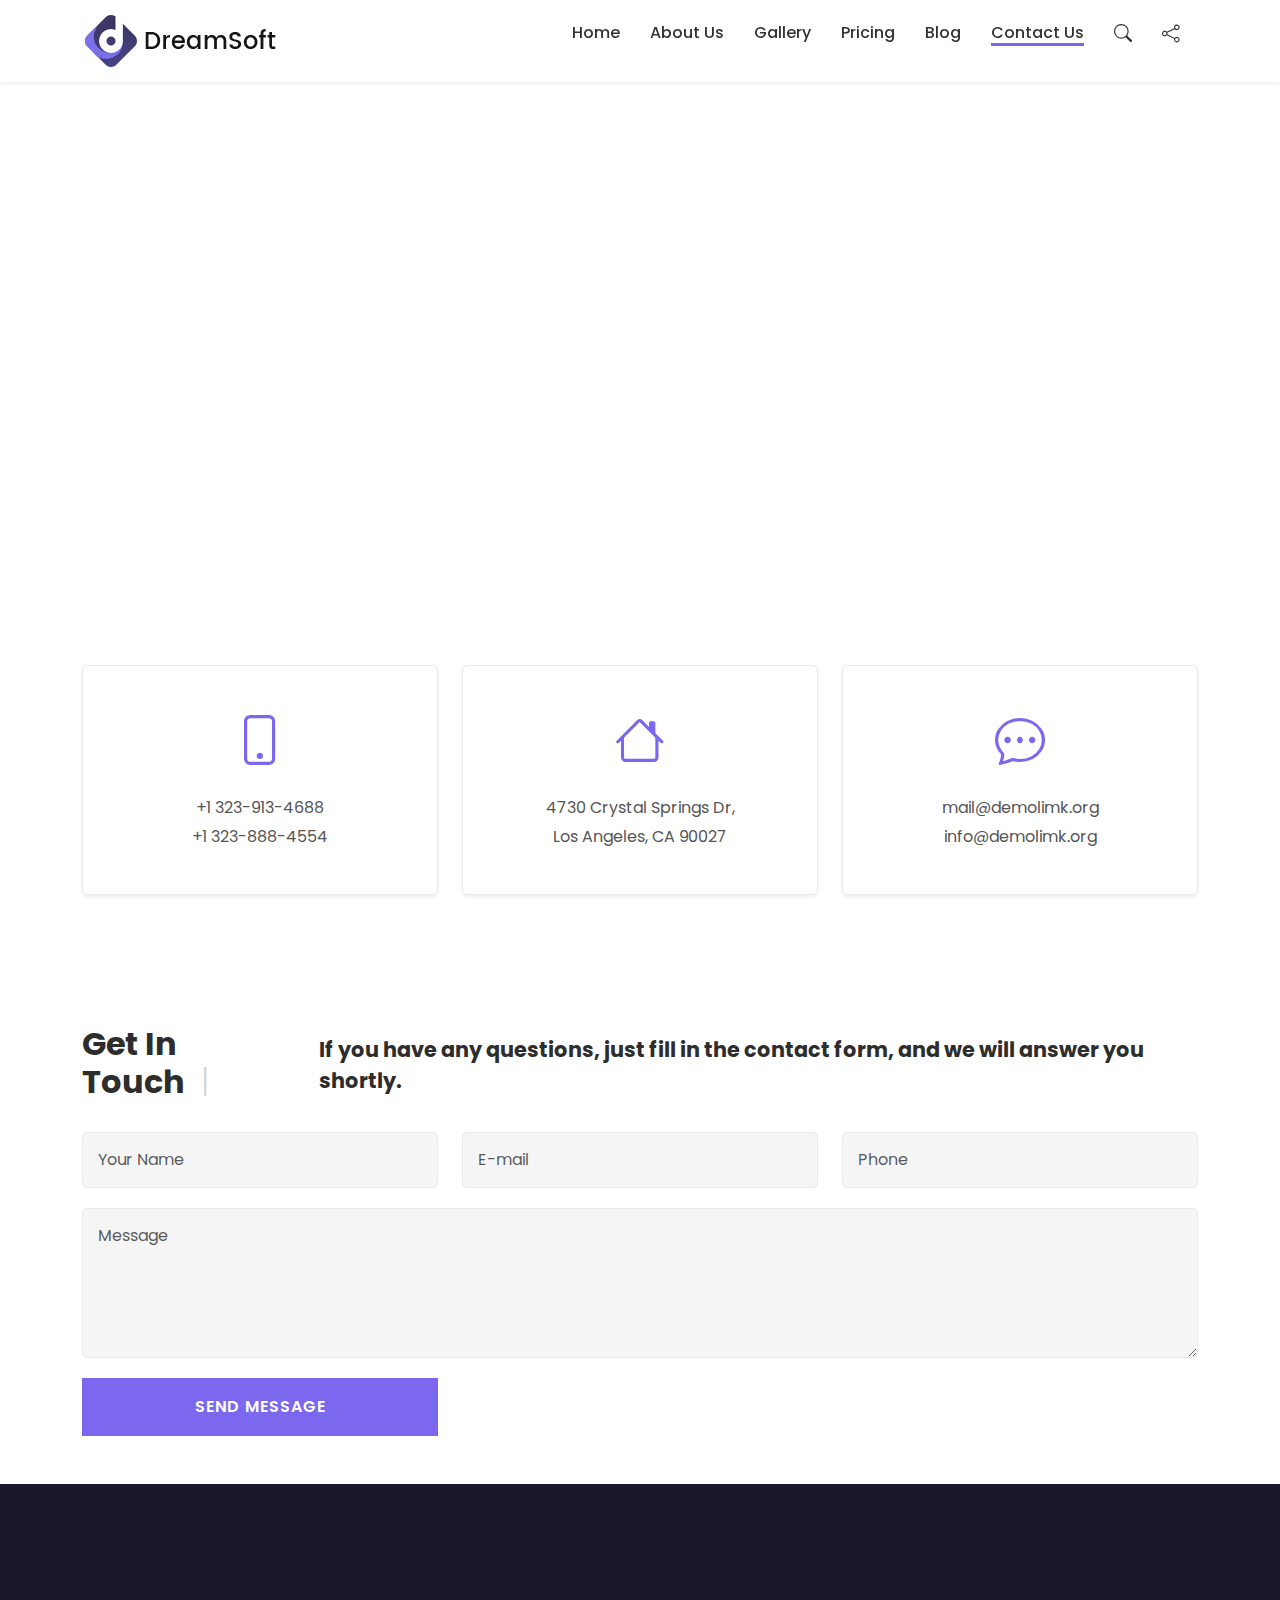
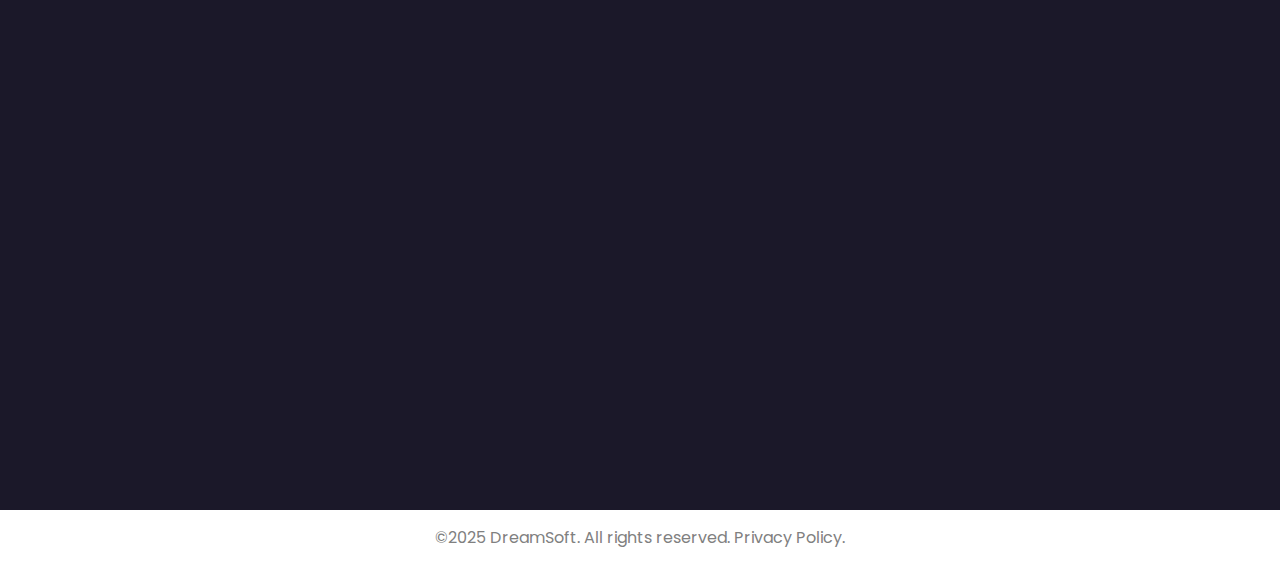
<file: pages/contact.html>
<!DOCTYPE html>
<html lang="en">
<head>
    <meta charset="UTF-8">
    <meta name="viewport" content="width=device-width, initial-scale=1.0">
    <meta http-equiv="X-UA-Compatible" content="ie=edge">

    <!--  SEO  -->
    <meta name="description"
          content="Dream Soft - 2008 yildan beri korporativ ehtiyojlar uchun yuqori sifatli dasturiy ta'minot ishlab chiqamiz. Tajribali dasturiy ta'minot ishlab chiquvchilar jamoasi.">
    <meta name="keywords"
          content="dasturiy ta'minot, korporativ dasturiy ta'minot, Dream Soft, dasturiy ta'minot ishlab chiqish, IT kompaniya, 2008, ishonchli dasturiy ta'minot, professional dasturchilar">
    <meta name="author" content="Dream Soft">

    <!--  Logo browser page  -->
    <link rel="icon" type="image/x-icon" href="../img/favicon.ico">
    <title>DreamSoft - Software Development Company </title>

    <!--    Fonts   -->
    <link rel="preconnect" href="https://fonts.googleapis.com">
    <link rel="preconnect" href="https://fonts.gstatic.com" crossorigin>
    <link href="https://fonts.googleapis.com/css2?family=Poppins:ital,wght@0,100;0,200;0,300;0,400;0,500;0,600;0,700;0,800;0,900;1,100;1,200;1,300;1,400;1,500;1,600;1,700;1,800;1,900&family=Roboto:ital,wght@0,100..900;1,100..900&display=swap"
          rel="stylesheet">

    <!--    BootStrap CDN and ICONS  -->
    <link href="https://cdn.jsdelivr.net/npm/bootstrap@5.3.3/dist/css/bootstrap.min.css" rel="stylesheet"
          integrity="sha384-QWTKZyjpPEjISv5WaRU9OFeRpok6YctnYmDr5pNlyT2bRjXh0JMhjY6hW+ALEwIH" crossorigin="anonymous">
    <link rel="stylesheet" href="https://cdn.jsdelivr.net/npm/bootstrap-icons@1.11.3/font/bootstrap-icons.min.css">

    <!--  AOS Animation CDN -->
    <link href="https://unpkg.com/aos@2.3.1/dist/aos.css" rel="stylesheet">

    <!--  CSS for Header and Footer  -->
    <link rel="stylesheet" href="../css/style.css">

    <style>
        :root {
            --primary-color: #7b68ee;
            --primary-light: #8a79f1;
            --dark-color: #2d2d2d;
            --light-color: #f8f9fa;
        }

        body {
            font-family: "Poppins", -apple-system, BlinkMacSystemFont, "Segoe UI", Roboto, "Helvetica Neue", Arial, sans-serif;
            -webkit-font-smoothing: subpixel-antialiased;
            color: #333;
        }

        .map-section {
            padding-top: 5rem;
        }

        .contact-icon-box {
            border: 1px solid #e9e9e9;
            border-radius: 5px;
            padding: 40px 20px;
            text-align: center;
            height: 100%;
            transition: transform 0.3s;
        }

        .contact-icon-box:hover {
            transform: translateY(-5px);

            .contact-icon {
                border-bottom: 3px solid var(--primary-color);
            }
        }

        .contact-icon {
            width: 70px;
            height: 70px;
            margin: 0 auto 20px;
            display: flex;
            align-items: center;
            justify-content: center;
            font-size: 50px;
            color: var(--primary-color);
            transition: all .3s ease;
        }

        .contact-info {
            margin-top: 15px;
            font-size: 16px;
            color: #555;
        }

        .contact-info p {
            margin-bottom: 5px;
        }

        .section-title {
            font-weight: 700;
            margin-bottom: 30px;
            color: var(--dark-color);
        }

        .form-title {
            display: flex;
            align-items: center;

            h2 {
                &::after {
                    content: "|";
                    margin: 0 1rem;
                    font-weight: 300;
                    opacity: 0.2;
                }
            }

            p {
                font-size: 1.3rem;
                color: var(--dark-color);
                font-weight: bolder;
                font-family: "Poppins", sans-serif, serif;
            }
        }

        .form-control {
            padding: 15px;
            border-radius: 5px;
            border: 1px solid #e9e9e9;
            background-color: #f5f5f5;
            margin-bottom: 20px;
        }

        .form-control:focus {
            box-shadow: none;
            border-color: var(--primary-color);

            &::placeholder {
                opacity: 0;
            }
        }

        textarea.form-control {
            min-height: 150px;
        }

        .btn-primary {
            background-color: var(--primary-color);
            border-color: var(--primary-color);
            padding: 1rem 2rem;
            font-weight: 600;
            letter-spacing: 1px;
            transition: all 0.3s;
            border-radius: 0;
        }

        .btn-primary:hover {
            background-color: transparent;
            border-color: #000000;
            color: #000000;
            transform: translateY(-2px);
        }


        .contact-section {
            padding: 80px 0;
        }

        .contact-form-section {
            padding-top: 50px;
        }

        .form-text {
            margin-bottom: 30px;
            color: #666;
        }

        @media (max-width: 768px) {
            .contact-icon-box {
                margin-bottom: 20px;
            }
        }
    </style>
</head>
<body>
<!--Header-->
<header class="header shadow-sm">
    <div class="container">
        <nav>
            <div class="logo">
                <a href="#"><img src="../img/logo-default-191x52.png" alt="Dream Soft logo"></a>
            </div>
            <ul class="nav-links">
                <li><a href="../index.html">Home</a></li>
                <li><a href="about.html">About Us</a></li>
                <li><a href="gallery.html">Gallery</a></li>
                <li><a href="pricing.html">Pricing</a></li>
                <li><a href="blog.html">Blog</a></li>
                <li><a class="active" href="contact.html">Contact Us</a></li>
                <li class="search-icon"><i class="bi bi-search"></i>
                    <div class="search-form">
                        <input type="text" placeholder="Search...">
                        <button type="submit">Search</button>
                    </div>
                </li>
                <li class="share-icon"><i class="bi bi-share"></i>
                    <div class="social_links">
                        <a href="#"><i class="bi bi-facebook"></i></a>
                        <a href="#"><i class="bi bi-twitter"></i></a>
                        <a href="#"><i class="bi bi-google"></i></a>
                        <a href="#"><i class="bi bi-instagram"></i></a>
                    </div>
                </li>
            </ul>
        </nav>
    </div>
</header>

<section class="map-section">
    <div class="container">
        <iframe src="https://www.google.com/maps/embed?pb=!1m18!1m12!1m3!1d19662.490180896086!2d-118.29842393536677!3d34.13845574305601!2m3!1f0!2f0!3f0!3m2!1i1024!2i768!4f13.1!3m3!1m2!1s0x80c2c0623fe71971%3A0xc829e89a5dcc767e!2s4730%20Crystal%20Springs%20Dr%2C%20Los%20Angeles%2C%20CA%2090027%2C%20USA!5e0!3m2!1sen!2s!4v1744058056745!5m2!1sen!2s"
                class="m-4"
                width="100%" height="450" style="border:0;" allowfullscreen="" loading="lazy"
                referrerpolicy="no-referrer-when-downgrade"></iframe>
    </div>
</section>

<!-- Contact Information Section -->
<section class="contact-section">
    <div class="container">
        <div class="row">
            <div class="col-md-4">
                <div class="shadow-sm contact-icon-box">
                    <div class="contact-icon">
                        <i class="bi bi-phone"></i>
                    </div>
                    <div class="contact-info">
                        <p>+1 323-913-4688</p>
                        <p>+1 323-888-4554</p>
                    </div>
                </div>
            </div>
            <div class="col-md-4">
                <div class="shadow-sm contact-icon-box">
                    <div class="contact-icon">
                        <i class="bi bi-house"></i>
                    </div>
                    <div class="contact-info">
                        <p>4730 Crystal Springs Dr,</p>
                        <p>Los Angeles, CA 90027</p>
                    </div>
                </div>
            </div>
            <div class="col-md-4">
                <div class="shadow-sm contact-icon-box">
                    <div class="contact-icon">
                        <i class="bi bi-chat-dots"></i>
                    </div>
                    <div class="contact-info">
                        <p>mail@demolimk.org</p>
                        <p>info@demolimk.org</p>
                    </div>
                </div>
            </div>
        </div>
    </div>
</section>

<!-- Contact Form Section -->
<section class="contact-form-section pb-5">
    <div class="container">
        <div class="row">
            <div class="form-title col-lg-12">
                <h2 class="section-title">Get In Touch</h2>
                <p class="form-text">If you have any questions, just fill in the contact form, and we will answer you
                    shortly.</p>
            </div>
        </div>
        <form id="contactForm">
            <div class="row">
                <div class="col-md-4">
                    <input type="text" class="form-control" placeholder="Your Name" required>
                </div>
                <div class="col-md-4">
                    <input type="email" class="form-control" placeholder="E-mail" required>
                </div>
                <div class="col-md-4">
                    <input type="tel" class="form-control" placeholder="Phone">
                </div>
                <div class="col-md-12">
                    <textarea class="form-control" placeholder="Message" required></textarea>
                </div>
                <div class="col-md-4">
                    <button type="submit" class="btn btn-primary w-100">SEND MESSAGE</button>
                </div>
            </div>
        </form>
    </div>
</section>

<footer>
    <div class="container">
        <div data-aos="fade-left" data-aos-offset="400" data-aos-easing="ease-in-sine" class="left-content">
            <div class="footer-logo">
                <img src="../img/logo-inverse-191x52.png" alt="">
            </div>
            <div class="footer-text">
                <p>Our company has been developing high-quality and reliable software for corporate needs since 2008. We
                    are renowned professionals of software development.</p>
            </div>
            <div class="full-info">
                <div class="footer-info">
                    <h1>adress</h1>
                    <a href="#">4730 Crystal Springs Dr, Los Angeles, CA 90027</a>
                </div>
                <div class="footer-info">
                    <h1>phones</h1>
                    <a href="#">+1 323-913-4688</a>,
                    <a href="#"> +1 323-888-4554</a>
                </div>
                <div class="footer-info">
                    <h1>e-mail</h1>
                    <a href="#">info@demolink.org</a>,
                    <a href="#">mail@demolink.org</a>
                </div>
                <div class="footer-social">
                    <a href="#"><i class="bi bi-facebook"></i></a>
                    <a href="#"><i class="bi bi-twitter"></i></a>
                    <a href="#"><i class="bi bi-google"></i></a>
                    <a href="#"><i class="bi bi-instagram"></i></a>
                </div>
            </div>
        </div>
        <div data-aos="fade-left" data-aos-offset="400" data-aos-easing="ease-in-sine" class="middle-content">
            <h1>Questions? Contact Us</h1>
            <form action="">
                <input type="text" placeholder="Name">
                <input type="email" placeholder="Email">
                <textarea placeholder="Message"></textarea>
                <button type="submit">Send Message</button>
            </form>
        </div>
        <div data-aos="fade-left" data-aos-offset="400" data-aos-easing="ease-in-sine" class="right-content">
            <h1>What We Offer</h1>
            <div class="footer-links">
                <div class="footer-link"><h3>DB Management</h3></div>
                <div class="footer-link"><h3>iOS/MacOS</h3></div>
                <div class="footer-link"><h3>Android Apps</h3></div>
                <div class="footer-link"><h3>Windows Apps</h3></div>
                <div class="footer-link"><h3>UX & UI</h3></div>
            </div>
        </div>
    </div>
    <div class="footer-end">
        <p> &copy;2025 DreamSoft. All rights reserved. Privacy Policy.</p>
    </div>
</footer>

<!-- Back to Top Button -->
<div class="back-to-top" id="backToTop">
    <i class="bi bi-chevron-up"></i>
</div>

<!--    Scripts      -->
<script src="https://unpkg.com/aos@2.3.1/dist/aos.js"></script>
<script>
    AOS.init();
</script>
<script src="../js/app.js"></script>

</body>
</html>
</file>
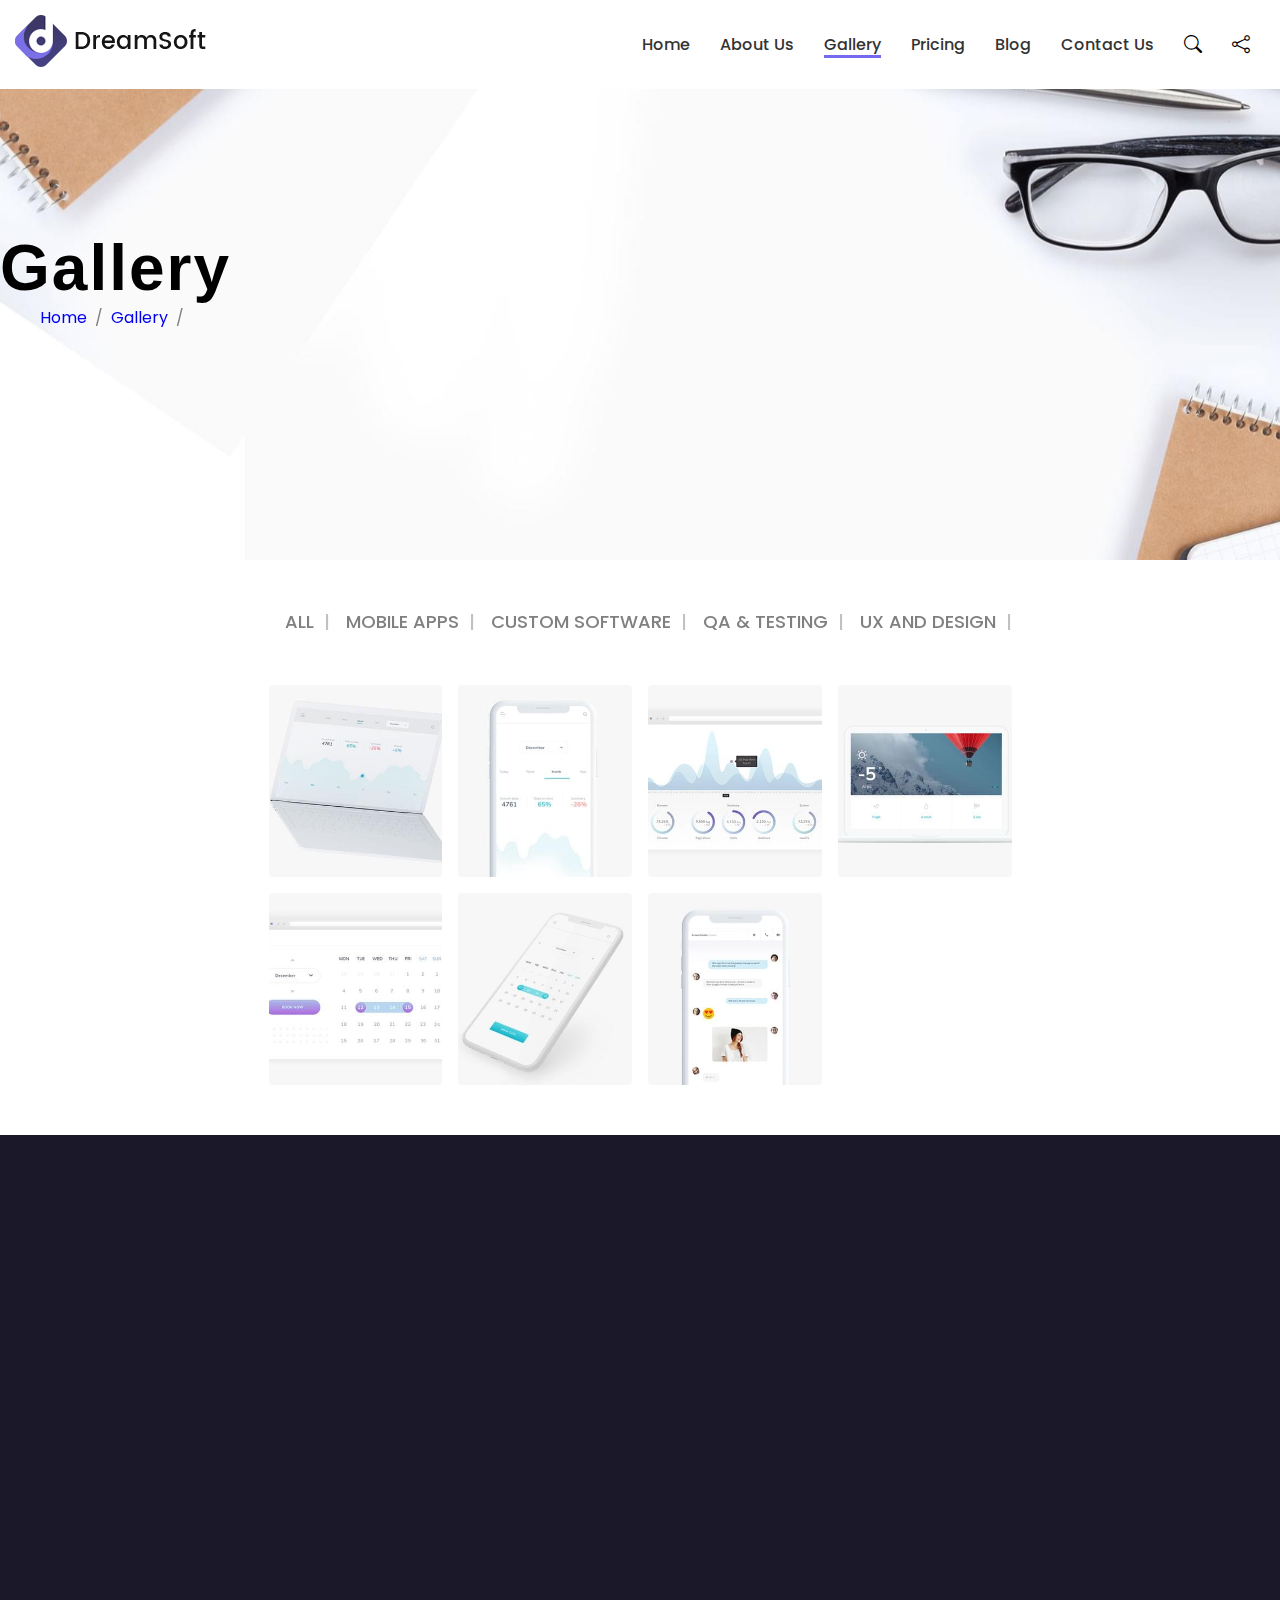
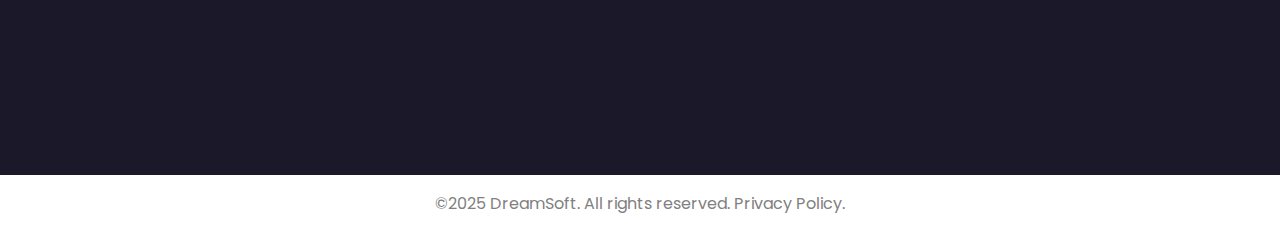
<file: pages/gallery.html>
<!DOCTYPE html>
<html lang="en">
<head>
    <meta charset="UTF-8">
    <meta name="viewport" content="width=device-width, initial-scale=1.0">
    <meta http-equiv="X-UA-Compatible" content="ie=edge">

    <!--  SEO  -->
    <meta name="description"
          content="Dream Soft - 2008 yildan beri korporativ ehtiyojlar uchun yuqori sifatli dasturiy ta'minot ishlab chiqamiz. Tajribali dasturiy ta'minot ishlab chiquvchilar jamoasi.">
    <meta name="keywords"
          content="dasturiy ta'minot, korporativ dasturiy ta'minot, Dream Soft, dasturiy ta'minot ishlab chiqish, IT kompaniya, 2008, ishonchli dasturiy ta'minot, professional dasturchilar">
    <meta name="author" content="Dream Soft">

    <!--  Page title and icon  -->
    <title>DreamSoft</title>
    <link rel="icon" type="image/x-icon" href="../img/favicon.ico">
    <link rel="stylesheet" href="../css/style.css">

    <!--    Bootstrap V5.3-->
    <link href="https://cdn.jsdelivr.net/npm/bootstrap@5.3.5/dist/css/bootstrap.min.css" rel="stylesheet"
          integrity="sha384-SgOJa3DmI69IUzQ2PVdRZhwQ+dy64/BUtbMJw1MZ8t5HZApcHrRKUc4W0kG879m7" crossorigin="anonymous">
    <link rel="stylesheet" href="https://cdn.jsdelivr.net/npm/bootstrap-icons@1.11.3/font/bootstrap-icons.min.css">

    <!--  JS Library  -->
    <script src="https://cdn.jsdelivr.net/npm/@fancyapps/ui@5.0/dist/fancybox/fancybox.umd.js"></script>
    <link rel="stylesheet"
          href="https://cdn.jsdelivr.net/npm/@fancyapps/ui@5.0/dist/fancybox/fancybox.css"/>
    <link href="https://unpkg.com/aos@2.3.1/dist/aos.css" rel="stylesheet">

    <!--  Fonts link  -->
    <link rel="stylesheet" type="text/css"
          href="//fonts.googleapis.com/css?family=Poppins:400,500,600%7CTeko:300,400,500%7CMaven+Pro:500">

    <style>
        :root {
            --primary: #756AEE;
            --black: #000000;
            --white: #FFFFFF;
            --dark: #3a3a3a;
        }

        body {
            font-family: "Poppins", -apple-system, BlinkMacSystemFont, "Segoe UI", Roboto, "Helvetica Neue", Arial, sans-serif;
        }

        .section-gallery {
            max-width: 1600px;
            min-height: 560px;
            position: relative;
            display: flex;
            align-items: center;
            text-align: center;
            margin: 0 auto 3rem;
            overflow: hidden;

            .bg-element {
                position: absolute;
                left: 0;
                top: 0;
                width: calc(100% + 150px);
                height: calc(100% + 150px);
                will-change: transform;
                animation: bg-element 100s linear infinite;
                transform: translate3d(-75px, -75px, 0) rotate(0.001deg);
                background-position: 50% 50%;
                background-size: cover;
                z-index: -1;
            }


            .container {

                h1 {
                    font-family: -apple-system, BlinkMacSystemFont, "Segoe UI Adjusted", "Segoe UI", "Liberation Sans", sans-serif;
                    font-size: 4rem;
                    font-weight: 600;
                    text-transform: capitalize;
                    letter-spacing: 2px;
                }

                .banner-links {
                    display: flex;
                    justify-content: center;

                    a {
                        font-size: 1rem;
                        text-decoration: none;

                        &:hover {
                            color: gray;
                        }

                        &::after {
                            content: '/';
                            color: gray;
                            padding: .5rem;
                        }
                    }
                }
            }
        }

        .gallery {
            display: flex;
            align-items: center;
            flex-direction: column;

            .main-project-section {


                .filter-links {
                    width: 100%;
                    margin: 0;
                    padding: 0;
                    list-style: none;
                    display: flex;
                    align-items: center;
                    justify-content: center;

                    a {
                        color: gray;
                        padding: 1rem;
                        text-decoration: none;
                        position: relative;
                        text-transform: uppercase;
                        text-align: center;
                        font-weight: 500;
                        font-size: 18px;

                        &::after {
                            content: '|';
                            position: absolute;
                            right: 0;
                            color: rgba(128, 128, 128, 0.49);
                        }

                        &:hover {
                            color: var(--primary);
                        }

                        &.active {
                            color: var(--primary);
                            transition: all 0.3s ease;
                        }
                    }
                }
            }

            .filter-sections {
                width: 100%;
                min-height: 400px;
                display: grid;
                grid-template-columns: repeat(4, 1fr);
                margin: 50px auto;
                gap: 1rem;

                div {
                    opacity: 0;
                    display: none;
                    transition: all 500s ease;
                    background-position: center;
                    background-size: cover;
                    overflow: hidden;

                }
            }
        }


        .view {
            display: block !important;
            opacity: 1 !important;
            transform: scale(1) rotate(0deg);
            border-radius: 4px;
            animation: selected 300ms 1 ease-in-out;
        }

        @keyframes selected {
            0% {
                border-radius: 100%;
                transform: scale(0) rotate(-180deg);
            }
        }

        @keyframes bg-element {
            25% {
                transform: translate3d(-150px, -150px, 0) rotate(0.001deg);
            }

            75% {
                transform: translate3d(0, 0, 0) rotate(0.001deg);
            }
        }
    </style>

</head>
<body>
<!--Header-->
<header class="header shadow-sm">
    <div class="container">
        <nav>
            <div class="logo">
                <a href="#"><img src="../img/logo-default-191x52.png" alt="Dream Soft logo"></a>
            </div>
            <ul class="nav-links">
                <li><a href="../index.html">Home</a></li>
                <li><a href="about.html">About Us</a></li>
                <li><a class="active" href="gallery.html">Gallery</a></li>
                <li><a href="pricing.html">Pricing</a></li>
                <li><a href="blog.html">Blog</a></li>
                <li><a href="contact.html">Contact Us</a></li>
                <li class="search-icon"><i class="bi bi-search"></i>
                    <div class="search-form">
                        <input type="text" placeholder="Search...">
                        <button type="submit">Search</button>
                    </div>
                </li>
                <li class="share-icon"><i class="bi bi-share"></i>
                    <div class="social_links">
                        <a href="#"><i class="bi bi-facebook"></i></a>
                        <a href="#"><i class="bi bi-twitter"></i></a>
                        <a href="#"><i class="bi bi-google"></i></a>
                        <a href="#"><i class="bi bi-instagram"></i></a>
                    </div>
                </li>
            </ul>
        </nav>
    </div>
</header>

<!-- hero banner -->
<section class="section-gallery section">
    <div class="container">
        <h1>Gallery</h1>
        <div class="banner-links">
            <a class="page-link" href="../index.html">Home</a>
            <a class="page-link" href="#">Gallery</a>
        </div>
    </div>
    <div class="bg-element" style="background-image: url('../img/bg-elements.jpg')"></div>
</section>

<section class="gallery">
    <div class="container">
        <div class="main-project-section">
            <ul class="filter-links">
                <li><a href="#" data-filter="all">All</a></li>
                <li><a href="#" data-filter="mobile-apps">Mobile Apps</a></li>
                <li><a href="#" data-filter="custom-software">Custom Software</a></li>
                <li><a href="#" data-filter="testing">QA & Testing</a></li>
                <li><a href="#" data-filter="design">UX and Design</a></li>
            </ul>

            <div class="filter-sections">
                <div class="testing" style="background-image: url(../img/fullwidth-gallery-1-420x350.jpg);"
                     data-fancybox
                     href="../img/fullwidth-gallery-1-420x350.jpg"
                     data-caption="Hello world">
                    <div class="black-effect"></div>
                </div>

                <div class="mobile-apps" style="background-image: url(../img/fullwidth-gallery-2-420x350.jpg);"
                     data-fancybox
                     href="../img/fullwidth-gallery-2-420x350.jpg"
                     data-caption="Hello world">
                    <div class="black-effect"></div>
                </div>
                <div class="custom-software" style="background-image: url(../img/fullwidth-gallery-3-420x350.jpg);"
                     data-fancybox
                     href="../img/fullwidth-gallery-3-420x350.jpg"
                     data-caption="Hello world">
                    <div class="black-effect"></div>

                </div>
                <div class="testing" style="background-image: url(../img/fullwidth-gallery-4-420x350.jpg);"
                     data-fancybox
                     href="../img/fullwidth-gallery-4-420x350.jpg"
                     data-caption="Hello world">
                    <div class="black-effect"></div>

                </div>
                <div class="design" style="background-image: url(../img/fullwidth-gallery-5-420x350.jpg);"
                     data-fancybox
                     href="../img/fullwidth-gallery-5-420x350.jpg"
                     data-caption="Hello world">
                    <div class="black-effect"></div>

                </div>
                <div class="mobile-apps" style="background-image: url(../img/fullwidth-gallery-6-420x350.jpg);"
                     data-fancybox
                     href="../img/fullwidth-gallery-6-420x350.jpg"
                     data-caption="Hello world">
                    <div class="black-effect"></div>

                </div>
                <div class="custom-software" style="background-image: url(../img/fullwidth-gallery-7-420x350.jpg);"
                     data-fancybox
                     href="../img/fullwidth-gallery-7-420x350.jpg"
                     data-caption="Hello world">
                    <div class="black-effect"></div>

                </div>
                <div class="testing" style="background-image: url(../img/fullwidth-gallery-8-420x350.jpg);"
                     data-fancybox
                     href="../img/fullwidth-gallery-8-420x350.jpg"
                     data-caption="Hello world">
                    <div class="black-effect"></div>

                </div>
            </div>
        </div>
    </div>
</section>

<footer>
    <div class="container">
        <div data-aos="fade-left" data-aos-offset="400" data-aos-easing="ease-in-sine" class="left-content">
            <div class="footer-logo">
                <img src="../img/logo-inverse-191x52.png" alt="">
            </div>
            <div class="footer-text">
                <p>Our company has been developing high-quality and reliable software for corporate needs since 2008. We
                    are renowned professionals of software development.</p>
            </div>
            <div class="full-info">
                <div class="footer-info">
                    <h1>adress</h1>
                    <a href="#">4730 Crystal Springs Dr, Los Angeles, CA 90027</a>
                </div>
                <div class="footer-info">
                    <h1>phones</h1>
                    <a href="#">+1 323-913-4688</a>,
                    <a href="#"> +1 323-888-4554</a>
                </div>
                <div class="footer-info">
                    <h1>e-mail</h1>
                    <a href="#">info@demolink.org</a>,
                    <a href="#">mail@demolink.org</a>
                </div>
                <div class="footer-social">
                    <a href="#"><i class="bi bi-facebook"></i></a>
                    <a href="#"><i class="bi bi-twitter"></i></a>
                    <a href="#"><i class="bi bi-google"></i></a>
                    <a href="#"><i class="bi bi-instagram"></i></a>
                </div>
            </div>
        </div>
        <div data-aos="fade-left" data-aos-offset="400" data-aos-easing="ease-in-sine" class="middle-content">
            <h1>Questions? Contact Us</h1>
            <form action="">
                <input type="text" placeholder="Name">
                <input type="email" placeholder="Email">
                <textarea placeholder="Message"></textarea>
                <button type="submit">Send Message</button>
            </form>
        </div>
        <div data-aos="fade-left" data-aos-offset="400" data-aos-easing="ease-in-sine" class="right-content">
            <h1>What We Offer</h1>
            <div class="footer-links">
                <div class="footer-link"><h3>DB Management</h3></div>
                <div class="footer-link"><h3>iOS/MacOS</h3></div>
                <div class="footer-link"><h3>Android Apps</h3></div>
                <div class="footer-link"><h3>Windows Apps</h3></div>
                <div class="footer-link"><h3>UX & UI</h3></div>
            </div>
        </div>
    </div>
    <div class="footer-end">
        <p> &copy;2025 DreamSoft. All rights reserved. Privacy Policy.</p>
    </div>
</footer>
<div class="back-to-top" id="backToTop">
    <i class="bi bi-chevron-up"></i>
</div>

<script src="https://cdn.jsdelivr.net/npm/@fancyapps/ui@5.0/dist/fancybox/fancybox.umd.js"></script>
<script>
    Fancybox.bind('[data-fancybox]', {});
</script>
<script src="https://cdn.jsdelivr.net/npm/bootstrap@5.3.5/dist/js/bootstrap.bundle.min.js"
        integrity="sha384-k6d4wzSIapyDyv1kpU366/PK5hCdSbCRGRCMv+eplOQJWyd1fbcAu9OCUj5zNLiq"
        crossorigin="anonymous"></script>
<script>

    let items = document.querySelectorAll('.filter-sections div');
    animate(items);

    each('.filter-links li a', function (el) {
        el.addEventListener('click', function (e) {
            e.preventDefault();
            filterLinks(el);
        });
    });

    function filterLinks(element) {
        let filter = element.getAttribute('data-filter');

        each('.view', function (e) {
            e.classList.remove('view');
        });

        if (filter === 'all') {
            animate(items);
        } else {
            let selectedItems = document.querySelectorAll('.' + filter);
            animate(selectedItems);
        }
    }

    function each(selector, callback) {
        let elements = document.querySelectorAll(selector);
        elements.forEach(callback);
    }

    function animate(itemList) {
        (function show(counter) {
            setTimeout(function () {
                itemList[counter].classList.add('view');
                counter++;
                if (counter < itemList.length) show(counter);
            }, 50);
        })(0);
    }

    each('.filter-links li a', function (el) {
        el.addEventListener('click', function (e) {
            e.preventDefault();

            each('.filter-links a.active', function (link) {
                link.classList.remove('active');
            });

            el.classList.add('active');

            filterLinks(el);
        });
    });

</script>
<script src="https://unpkg.com/aos@2.3.1/dist/aos.js"></script>
<script>
    AOS.init();
</script>
<script src="../js/app.js"></script>
</body>
</html>
</file>
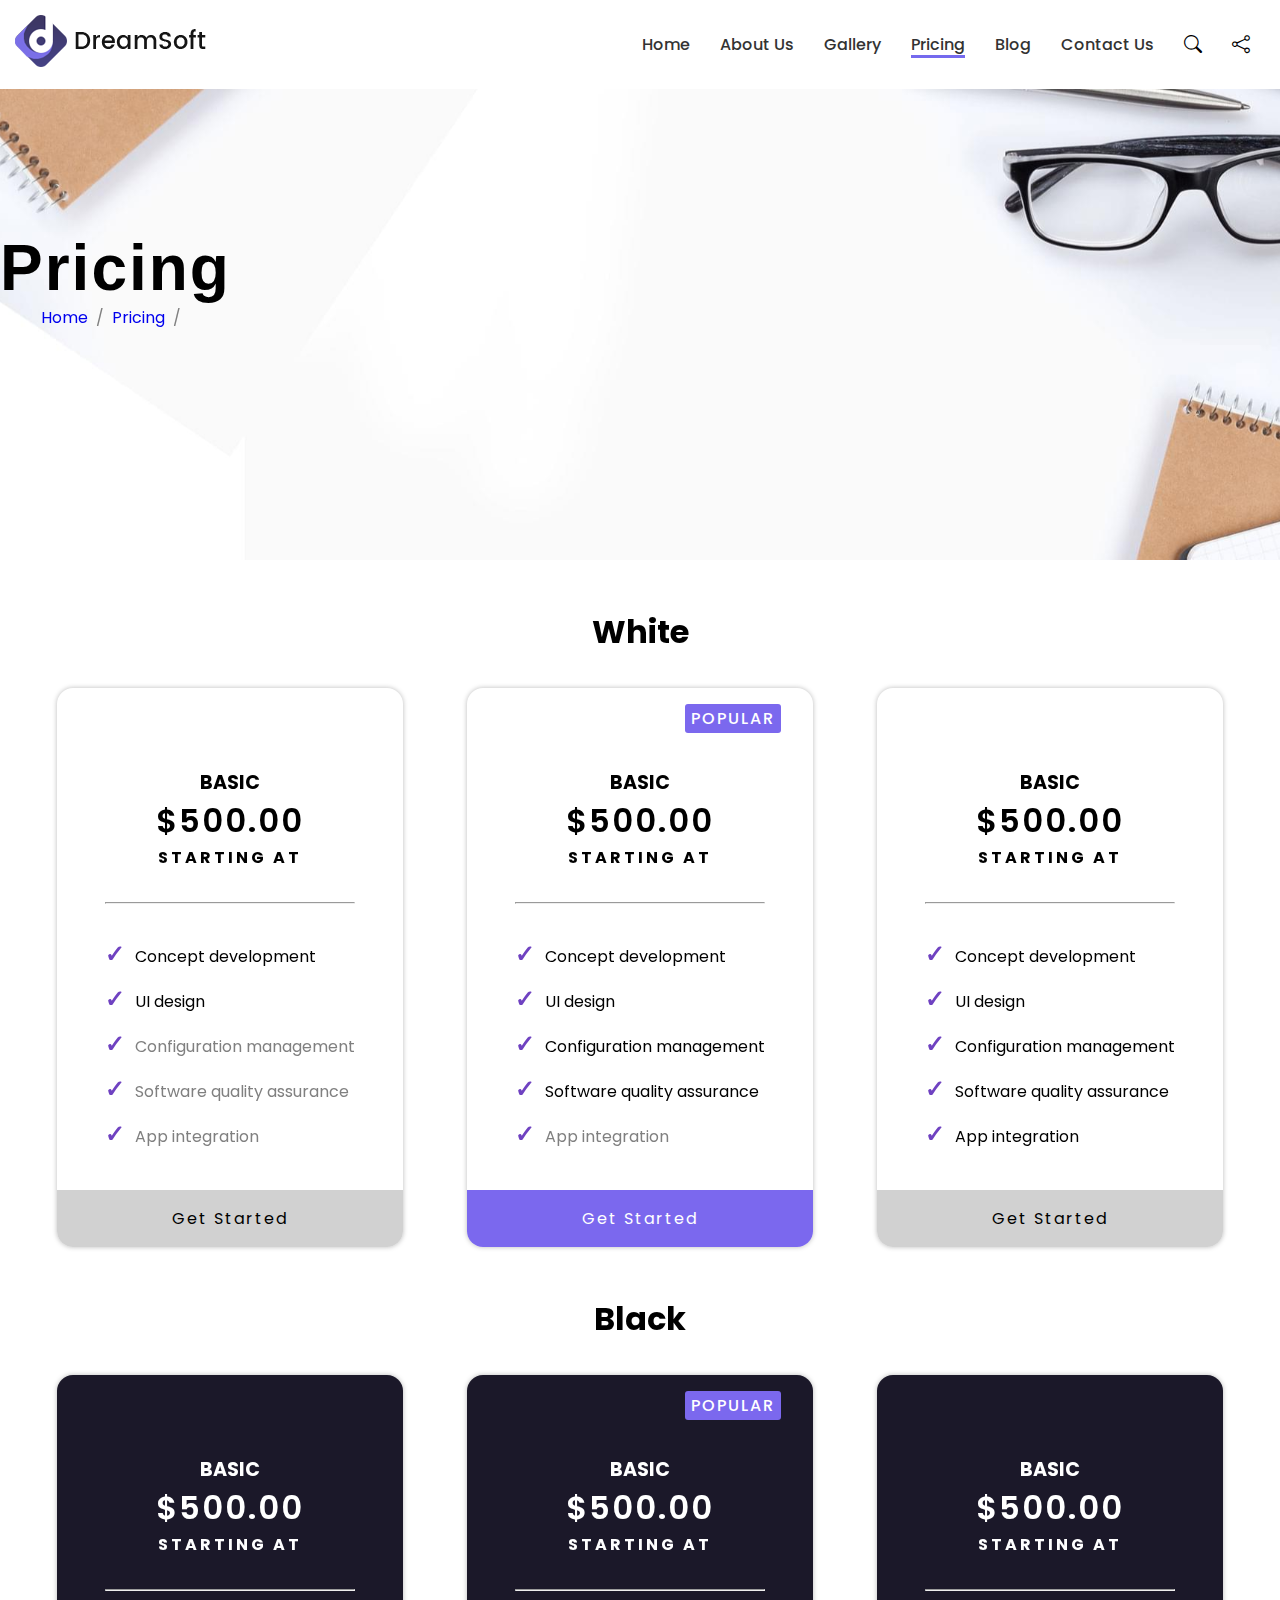
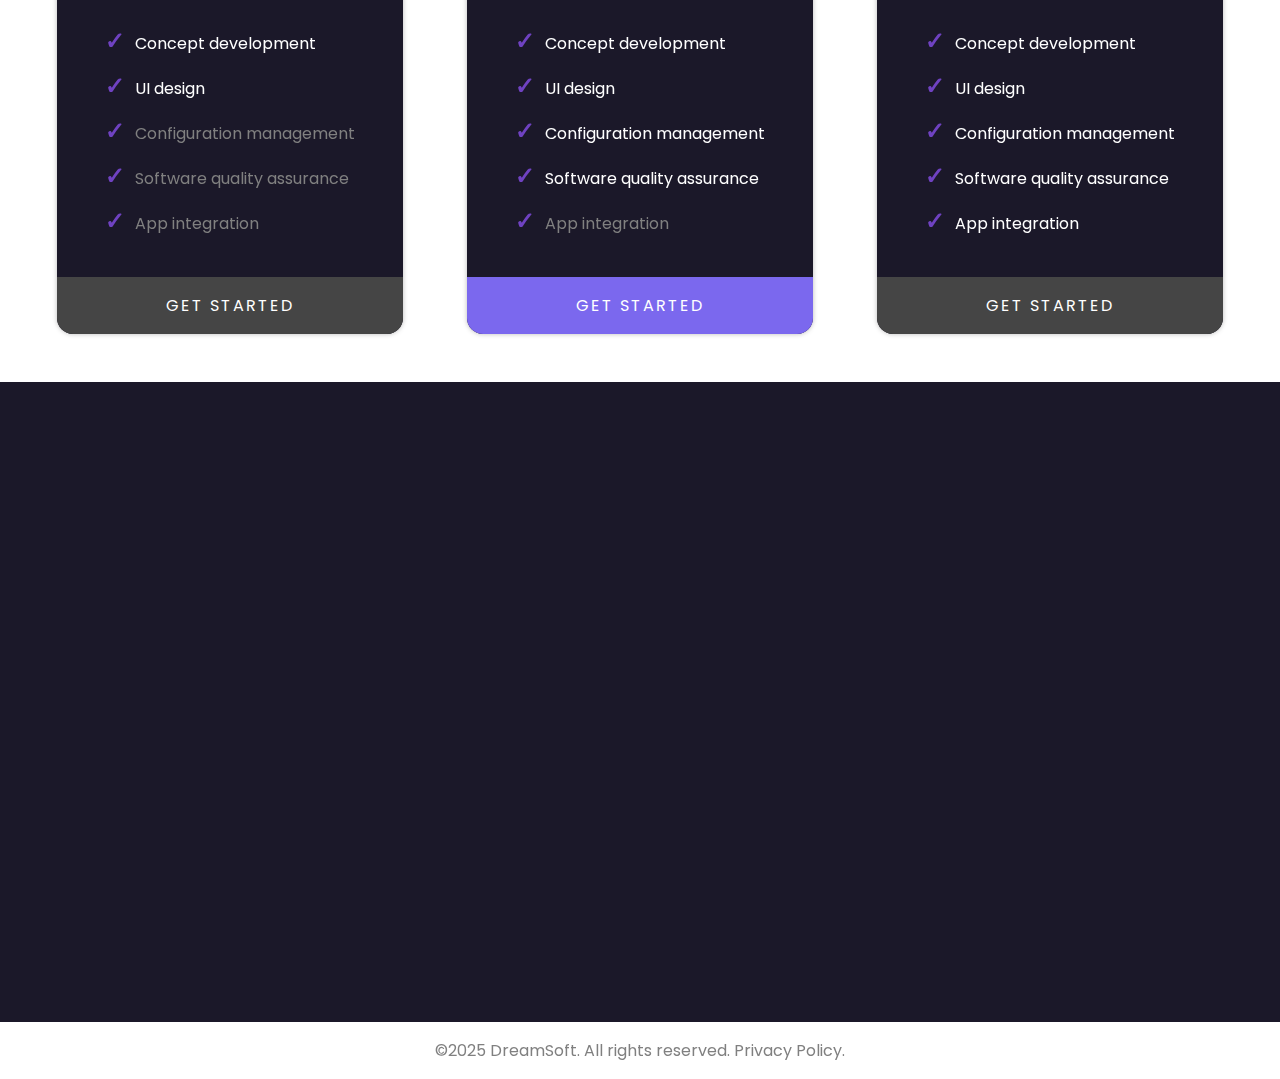
<file: pages/pricing.html>
<!DOCTYPE html>
<html lang="en">
<head>
    <meta charset="UTF-8">
    <meta name="viewport" content="width=device-width, initial-scale=1.0">
    <meta http-equiv="X-UA-Compatible" content="ie=edge">

    <link rel="icon" type="image/x-icon" href="../img/favicon.ico">

    <!--  SEO  -->
    <meta name="description"
          content="Dream Soft - 2008 yildan beri korporativ ehtiyojlar uchun yuqori sifatli dasturiy ta'minot ishlab chiqamiz. Tajribali dasturiy ta'minot ishlab chiquvchilar jamoasi.">
    <meta name="keywords"
          content="dasturiy ta'minot, korporativ dasturiy ta'minot, Dream Soft, dasturiy ta'minot ishlab chiqish, IT kompaniya, 2008, ishonchli dasturiy ta'minot, professional dasturchilar">
    <meta name="author" content="Dream Soft">

    <title>Title</title>


    <!--    Bootstrap V5.3-->
    <link href="https://cdn.jsdelivr.net/npm/bootstrap@5.3.5/dist/css/bootstrap.min.css" rel="stylesheet"
          integrity="sha384-SgOJa3DmI69IUzQ2PVdRZhwQ+dy64/BUtbMJw1MZ8t5HZApcHrRKUc4W0kG879m7" crossorigin="anonymous">
    <link rel="stylesheet" href="https://cdn.jsdelivr.net/npm/bootstrap-icons@1.11.3/font/bootstrap-icons.min.css">

    <!--  JS Library  -->
    <script src="https://cdn.jsdelivr.net/npm/@fancyapps/ui@5.0/dist/fancybox/fancybox.umd.js"></script>
    <link rel="stylesheet"
          href="https://cdn.jsdelivr.net/npm/@fancyapps/ui@5.0/dist/fancybox/fancybox.css"/>
    <link href="https://unpkg.com/aos@2.3.1/dist/aos.css" rel="stylesheet">


    <!-- CSS for Header and Footer -->
    <link rel="stylesheet" href="../css/style.css">

    <style>
        .section-gallery {
            max-width: 1600px;
            min-height: 560px;
            position: relative;
            display: flex;
            align-items: center;
            text-align: center;
            margin: 0 auto 3rem;
            overflow: hidden;

            .bg-element {
                position: absolute;
                left: 0;
                top: 0;
                width: calc(100% + 150px);
                height: calc(100% + 150px);
                will-change: transform;
                animation: bg-element 100s linear infinite;
                transform: translate3d(-75px, -75px, 0) rotate(0.001deg);
                background-position: 50% 50%;
                background-size: cover;
                z-index: -1;
            }


            .container {

                h1 {
                    font-family: -apple-system, BlinkMacSystemFont, "Segoe UI Adjusted", "Segoe UI", "Liberation Sans", sans-serif;
                    font-size: 4rem;
                    font-weight: 600;
                    text-transform: capitalize;
                    letter-spacing: 2px;
                }

                .banner-links {
                    display: flex;
                    justify-content: center;

                    a {
                        font-size: 1rem;
                        text-decoration: none;

                        &:hover {
                            color: gray;
                        }

                        &::after {
                            content: '/';
                            color: gray;
                            padding: .5rem;
                        }
                    }
                }
            }
        }

        @keyframes bg-element {
            25% {
                transform: translate3d(-150px, -150px, 0) rotate(0.001deg);
            }

            75% {
                transform: translate3d(0, 0, 0) rotate(0.001deg);
            }
        }

        .white-section {
            margin-bottom: 3rem;

            .container {
                display: flex;
                align-items: center;
                justify-content: center;
                flex-direction: column;

                .title {
                    margin-bottom: 2rem;
                }

                .pricing-boxes {
                    display: grid;
                    grid-template-columns: repeat(3, 1fr);
                    gap: 4rem;

                    .pricing-box {
                        border-radius: 1rem;
                        padding: 3rem;
                        position: relative;
                        overflow: hidden;
                        box-shadow: 0 0 5px rgba(0, 0, 0, 0.27);


                        .pricing-header {
                            margin-top: 2rem;
                            text-align: center;

                            h3 {
                                text-transform: uppercase;
                                font-size: 1.2rem;
                            }

                            h1 {
                                letter-spacing: 2px;
                                font-weight: 550;
                            }

                            h4 {
                                text-transform: uppercase;
                                font-size: 1rem;
                                letter-spacing: 3px;
                            }
                        }

                        hr {
                            margin: 2rem 0;
                        }

                        .pricing-content {
                            margin-bottom: 3rem;

                            ul {
                                list-style: none;

                                li {
                                    font-size: 1rem;
                                    margin-bottom: 10px;

                                    &::before {
                                        content: "✓";
                                        margin-right: 10px;
                                        color: #6f42c1;
                                        font-size: 1.5rem;
                                        font-weight: 900;
                                    }
                                }
                            }
                        }

                        .btn-box {
                            width: 100%;
                            position: absolute;
                            left: 0;
                            bottom: 0;

                            button {
                                width: 100%;
                                padding: 1rem;
                                background: #d1d1d1;
                                border: none;
                                font-size: 1rem;
                                letter-spacing: 2px;
                                transition: all 0.2s ease-in-out;

                                &:hover {
                                    background: #7b68ee;
                                    color: #fff;
                                }

                            }
                        }

                        &:nth-child(2) {
                            position: relative;

                            &::before {
                                content: 'popular';
                                text-transform: uppercase;
                                position: absolute;
                                right: 2rem;
                                top: 1rem;
                                padding: 2px 6px;
                                background: #7b68ee;
                                border-radius: 3px;
                                color: #fff;
                                font-weight: 500;
                                letter-spacing: 2px;
                            }

                            .btn-box {
                                button {
                                    background: #7b68ee;
                                    color: #fff;
                                }
                            }
                        }
                    }
                }
            }
        }

        .black-section {
            margin-bottom: 3rem;

            .container {
                display: flex;
                align-items: center;
                justify-content: center;
                flex-direction: column;

                .title {
                    margin-bottom: 2rem;
                }

                .pricing-boxes {
                    display: grid;
                    grid-template-columns: repeat(3, 1fr);
                    gap: 4rem;

                    .pricing-box {
                        border-radius: 1rem;
                        padding: 3rem;
                        position: relative;
                        overflow: hidden;
                        box-shadow: 0 0 5px rgba(0, 0, 0, 0.27);
                        background-color: #1b1829;


                        .pricing-header {
                            margin-top: 2rem;
                            text-align: center;

                            h3 {
                                text-transform: uppercase;
                                font-size: 1.2rem;
                                color: white;
                            }

                            h1 {
                                letter-spacing: 2px;
                                font-weight: 550;
                                color: white;

                            }

                            h4 {
                                text-transform: uppercase;
                                font-size: 1rem;
                                letter-spacing: 3px;
                                color: white;

                            }
                        }

                        hr {
                            margin: 2rem 0;
                            color: white;

                        }

                        .pricing-content {
                            margin-bottom: 3rem;

                            ul {
                                list-style: none;

                                li {
                                    font-size: 1rem;
                                    margin-bottom: 10px;
                                    color: white;


                                    &::before {
                                        content: "✓";
                                        margin-right: 10px;
                                        color: #6f42c1;
                                        font-size: 1.5rem;
                                        font-weight: 900;
                                    }
                                }
                            }
                        }

                        .btn-box {
                            width: 100%;
                            position: absolute;
                            left: 0;
                            bottom: 0;

                            button {
                                width: 100%;
                                padding: 1rem;
                                background: #454545;
                                border: none;
                                font-size: 1rem;
                                letter-spacing: 2px;
                                transition: all 0.2s ease-in-out;
                                color: white;
                                text-transform: uppercase;

                                &:hover {
                                    background: #7b68ee;
                                    color: #fff;
                                }

                            }
                        }

                        &:nth-child(2) {
                            position: relative;

                            &::before {
                                content: 'popular';
                                text-transform: uppercase;
                                position: absolute;
                                right: 2rem;
                                top: 1rem;
                                padding: 2px 6px;
                                background: #7b68ee;
                                border-radius: 3px;
                                color: #fff;
                                font-weight: 500;
                                letter-spacing: 2px;
                            }

                            .btn-box {
                                button {
                                    background: #7b68ee;
                                    color: #fff;
                                }
                            }
                        }
                    }
                }
            }
        }
    </style>
</head>
<body>

<header class="header shadow-sm">
    <div class="container">
        <nav>
            <div class="logo">
                <a href="#"><img src="../img/logo-default-191x52.png" alt="Dream Soft logo"></a>
            </div>
            <ul class="nav-links">
                <li><a href="../index.html">Home</a></li>
                <li><a href="about.html">About Us</a></li>
                <li><a href="gallery.html">Gallery</a></li>
                <li><a class="active" href="pricing.html">Pricing</a></li>
                <li><a href="blog.html">Blog</a></li>
                <li><a href="contact.html">Contact Us</a></li>
                <li class="search-icon"><i class="bi bi-search"></i>
                    <div class="search-form">
                        <input type="text" placeholder="Search...">
                        <button type="submit">Search</button>
                    </div>
                </li>
                <li class="share-icon"><i class="bi bi-share"></i>
                    <div class="social_links">
                        <a href="#"><i class="bi bi-facebook"></i></a>
                        <a href="#"><i class="bi bi-twitter"></i></a>
                        <a href="#"><i class="bi bi-google"></i></a>
                        <a href="#"><i class="bi bi-instagram"></i></a>
                    </div>
                </li>
            </ul>
        </nav>
    </div>
</header>

<section class="section-gallery section">
    <div class="container">
        <h1>Pricing</h1>
        <div class="banner-links">
            <a class="page-link" href="../index.html">Home</a>
            <a class="page-link" href="#">Pricing</a>
        </div>
    </div>
    <div class="bg-element" style="background-image: url('../img/bg-elements.jpg')"></div>
</section>

<section class="white-section">
    <div class="container">
        <div class="title"><h1>White</h1></div>
        <div class="pricing-boxes">
            <div class="pricing-box">
                <div class="pricing-header">
                    <h3>basic</h3>
                    <h1>$500.00</h1>
                    <h4>starting at</h4>
                </div>
                <hr>
                <div class="pricing-content">
                    <ul>
                        <li>Concept development</li>
                        <li>UI design</li>
                        <li style="color: gray">Configuration management</li>
                        <li style="color: gray">Software quality assurance</li>
                        <li style="color: gray">App integration</li>
                    </ul>
                </div>
                <div class="btn-box">
                    <button>Get Started</button>
                </div>
            </div>
            <div class="pricing-box">
                <div class="pricing-header">
                    <h3>basic</h3>
                    <h1>$500.00</h1>
                    <h4>starting at</h4>
                </div>
                <hr>
                <div class="pricing-content">
                    <ul>
                        <li>Concept development</li>
                        <li>UI design</li>
                        <li>Configuration management</li>
                        <li>Software quality assurance</li>
                        <li style="color: gray">App integration</li>
                    </ul>
                </div>
                <div class="btn-box">
                    <button>Get Started</button>
                </div>
            </div>
            <div class="pricing-box">
                <div class="pricing-header">
                    <h3>basic</h3>
                    <h1>$500.00</h1>
                    <h4>starting at</h4>
                </div>
                <hr>
                <div class="pricing-content">
                    <ul>
                        <li>Concept development</li>
                        <li>UI design</li>
                        <li>Configuration management</li>
                        <li>Software quality assurance</li>
                        <li>App integration</li>
                    </ul>
                </div>
                <div class="btn-box">
                    <button>Get Started</button>
                </div>
            </div>
        </div>
    </div>
</section>

<section class="black-section">
    <div class="container">
        <div class="title"><h1>Black</h1></div>
        <div class="pricing-boxes">
            <div class="pricing-box">
                <div class="pricing-header">
                    <h3>basic</h3>
                    <h1>$500.00</h1>
                    <h4>starting at</h4>
                </div>
                <hr>
                <div class="pricing-content">
                    <ul>
                        <li>Concept development</li>
                        <li>UI design</li>
                        <li style="color: gray">Configuration management</li>
                        <li style="color: gray">Software quality assurance</li>
                        <li style="color: gray">App integration</li>
                    </ul>
                </div>
                <div class="btn-box">
                    <button>Get Started</button>
                </div>
            </div>
            <div class="pricing-box">
                <div class="pricing-header">
                    <h3>basic</h3>
                    <h1>$500.00</h1>
                    <h4>starting at</h4>
                </div>
                <hr>
                <div class="pricing-content">
                    <ul>
                        <li>Concept development</li>
                        <li>UI design</li>
                        <li>Configuration management</li>
                        <li>Software quality assurance</li>
                        <li style="color: gray">App integration</li>
                    </ul>
                </div>
                <div class="btn-box">
                    <button>Get Started</button>
                </div>
            </div>
            <div class="pricing-box">
                <div class="pricing-header">
                    <h3>basic</h3>
                    <h1>$500.00</h1>
                    <h4>starting at</h4>
                </div>
                <hr>
                <div class="pricing-content">
                    <ul>
                        <li>Concept development</li>
                        <li>UI design</li>
                        <li>Configuration management</li>
                        <li>Software quality assurance</li>
                        <li>App integration</li>
                    </ul>
                </div>
                <div class="btn-box">
                    <button>Get Started</button>
                </div>
            </div>
        </div>
    </div>
</section>

<footer>
    <div class="container">
        <div data-aos="fade-left" data-aos-offset="400" data-aos-easing="ease-in-sine" class="left-content">
            <div class="footer-logo">
                <img src="../img/logo-inverse-191x52.png" alt="">
            </div>
            <div class="footer-text">
                <p>Our company has been developing high-quality and reliable software for corporate needs since 2008. We
                    are renowned professionals of software development.</p>
            </div>
            <div class="full-info">
                <div class="footer-info">
                    <h1>adress</h1>
                    <a href="#">4730 Crystal Springs Dr, Los Angeles, CA 90027</a>
                </div>
                <div class="footer-info">
                    <h1>phones</h1>
                    <a href="#">+1 323-913-4688</a>,
                    <a href="#"> +1 323-888-4554</a>
                </div>
                <div class="footer-info">
                    <h1>e-mail</h1>
                    <a href="#">info@demolink.org</a>,
                    <a href="#">mail@demolink.org</a>
                </div>
                <div class="footer-social">
                    <a href="#"><i class="bi bi-facebook"></i></a>
                    <a href="#"><i class="bi bi-twitter"></i></a>
                    <a href="#"><i class="bi bi-google"></i></a>
                    <a href="#"><i class="bi bi-instagram"></i></a>
                </div>
            </div>
        </div>
        <div data-aos="fade-left" data-aos-offset="400" data-aos-easing="ease-in-sine" class="middle-content">
            <h1>Questions? Contact Us</h1>
            <form action="">
                <input type="text" placeholder="Name">
                <input type="email" placeholder="Email">
                <textarea placeholder="Message"></textarea>
                <button type="submit">Send Message</button>
            </form>
        </div>
        <div data-aos="fade-left" data-aos-offset="400" data-aos-easing="ease-in-sine" class="right-content">
            <h1>What We Offer</h1>
            <div class="footer-links">
                <div class="footer-link"><h3>DB Management</h3></div>
                <div class="footer-link"><h3>iOS/MacOS</h3></div>
                <div class="footer-link"><h3>Android Apps</h3></div>
                <div class="footer-link"><h3>Windows Apps</h3></div>
                <div class="footer-link"><h3>UX & UI</h3></div>
            </div>
        </div>
    </div>
    <div class="footer-end">
        <p> &copy;2025 DreamSoft. All rights reserved. Privacy Policy.</p>
    </div>
</footer>

<div class="back-to-top" id="backToTop">
    <i class="bi bi-chevron-up"></i>
</div>

<!--    Scripts      -->
<script src="https://unpkg.com/aos@2.3.1/dist/aos.js"></script>
<script>
    AOS.init();
</script>
<script src="../js/app.js"></script>
</body>
</html>
</file>
<file: css/style.css>
@import url('https://fonts.googleapis.com/css2?family=Poppins:ital,wght@0,100;0,200;0,300;0,400;0,500;0,600;0,700;0,800;0,900;1,100;1,200;1,300;1,400;1,500;1,600;1,700;1,800;1,900&family=Roboto:ital,wght@0,100..900;1,100..900&display=swap');

* {
    margin: 0;
    padding: 0;
    box-sizing: border-box;
    font-family: 'Poppins', sans-serif;
}

:root {
    --primary: #756AEE;
    --white: #fff;
}

.header {
    width: 100%;
    padding: 15px 0;
    background-color: #fff;
    position: fixed;
    z-index: 9;
}

.header > .container {
    width: 100vw;
    margin: 0 auto;
    padding: 0 15px;
}

nav {
    display: flex;
    justify-content: space-between;
    align-items: center;
}

.logo img {
    max-height: 52px;
}

.nav-links {
    display: flex;
    list-style: none;
    align-items: center;
}

.nav-links li {
    margin: 0 15px;
    position: relative;
}

.nav-links a {
    text-decoration: none;
    color: #333;
    font-weight: 500;
    transition: text-decoration 5s linear, text-decoration-color 0s;
}

.nav-links a:hover, .nav-links a.active {
    text-decoration: 3px underline;
    text-decoration-color: var(--primary);
    text-underline-offset: 5px;
}

.nav-links i {
    font-size: 18px;
    cursor: pointer;
    transition: color 0.3s;
}

.nav-links i:hover {
    color: #7b68ee;
}

/* Search form styles */
.search-form {
    position: absolute;
    top: 100%;
    right: 0;
    width: 300px;
    background: white;
    padding: 15px;
    border-radius: 5px;
    box-shadow: 0 5px 15px rgba(0, 0, 0, 0.1);
    display: none;
    z-index: 100;
    margin-top: 10px;
}

.search-form.active {
    display: block;
}

.search-form input {
    width: 100%;
    padding: 10px;
    border: 1px solid #ddd;
    border-radius: 4px;
}

.search-form button {
    background: #7b68ee;
    color: white;
    border: none;
    padding: 10px 15px;
    margin-top: 10px;
    border-radius: 4px;
    cursor: pointer;
    width: 100%;
}

/* Social links styles */
.social_links {
    position: absolute;
    top: 100%;
    right: 0;
    background: white;
    padding: 15px;
    border-radius: 5px;
    box-shadow: 0 5px 15px rgba(0, 0, 0, 0.1);
    z-index: 100;
    margin-top: 10px;
    display: none;
}

.social_links.active {
    display: flex !important;
    gap: 15px;
}

.social_links a {
    color: #333;
    font-size: 18px;
}

.social_links a:hover {
    color: #7b68ee;
}

/* Footer styles */
footer {
    margin: auto;
    max-width: 1980px;
    background: #1b1829;
}

footer .container {
    display: grid;
    grid-template-columns: repeat(3, 1fr);
    justify-content: space-between;
    padding: 3rem 0;
    gap: 2rem;
    overflow: hidden;
}

footer .container .left-content .footer-logo {
    margin-bottom: 1rem;
}

footer .container .left-content .footer-text {
    font-size: 1rem;
    color: #8a8a91;
}

footer .container .left-content .full-info .footer-info {
    display: flex;
    align-items: center;
    border-bottom: 1px solid rgba(128, 128, 128, 0.37);
    margin: 2rem 0;
    color: var(--white);
    padding-bottom: 1rem;
}

footer .container .left-content .full-info .footer-info h1 {
    font-size: 16px;
    text-transform: uppercase;
    color: var(--primary);
    margin-right: 2rem;
}

footer .container .left-content .full-info .footer-info a {
    font-size: 16px;
    color: var(--white);
    text-decoration: none;
    align-items: center;
    margin-left: 1rem;
    transition: color 0.3s ease;
}

footer .container .left-content .full-info .footer-info a:hover {
    color: var(--primary);
}

footer .container .left-content .full-info .footer-social {
    display: flex;
    gap: 1rem;
    align-items: center;
}

footer .container .left-content .full-info .footer-social a {
    font-size: 24px;
    background: #2f2e40;
    border: 5px solid #2f2e40;
    padding: 10px 15px;
    border-radius: 50%;
    display: flex;
    align-items: center;
    justify-content: center;
    color: #fff;
    transition: all 0.3s ease-in-out;
}

footer .container .left-content .full-info .footer-social a:hover {
    background: #1b1829;
    border: 5px solid #2f2e40;
    color: #44435a;
}

footer .container .middle-content h1 {
    color: #2f2e40;
}

footer .container .middle-content form input,
footer .container .middle-content form textarea {
    width: 100%;
    margin-bottom: 1rem;
    padding: 1rem;
    border: none;
    background-color: #2f2e40;
    transition: all 0.3s ease;
}

footer .container .middle-content form input::placeholder,
footer .container .middle-content form textarea::placeholder {
    color: #ffffff;
    opacity: 1;
}

footer .container .middle-content form input:focus,
footer .container .middle-content form textarea:focus {
    color: #ffffff;
    outline: none;
}

footer .container .middle-content form input:focus::placeholder,
footer .container .middle-content form textarea:focus::placeholder {
    opacity: 0;
}

footer .container .middle-content form textarea {
    height: 150px;
}

footer .container .middle-content form button {
    width: 100%;
    padding: 1rem 2rem;
    border: none;
    transition: all 0.3s ease;
}

footer .container .middle-content form button:hover {
    background-color: black;
    color: white;
}

footer .container .right-content {
    padding: 0 2rem;
}

footer .container .right-content h1 {
    color: #2f2e40;
}

footer .container .right-content .footer-link {
    border-top: 1px solid rgba(128, 128, 128, 0.37);
    border-bottom: 1px solid rgba(128, 128, 128, 0.37);
    color: white;
    padding: 1rem 0;
}

footer .container .right-content .footer-link h3 {
    font-size: 1.3rem;
    transition: all .3s ease;
}

footer .container .right-content .footer-link:hover h3 {
    color: var(--primary);
    letter-spacing: 0.5rem;
}

footer .footer-end {
    width: 100%;
    background: #fff;
    text-align: center;
    color: gray;
}

footer .footer-end p {
    padding: 1rem 0;
    margin: 0;
}

.back-to-top {
    position: fixed;
    bottom: 40px;
    right: 40px;
    width: 50px;
    height: 50px;
    background-color: var(--primary);
    color: white;
    display: flex;
    align-items: center;
    justify-content: center;
    font-size: 20px;
    cursor: pointer;
    opacity: 0;
    transition: all 0.3s, transform 0.3s;
    z-index: 1000;
}

.back-to-top.show {
    opacity: 1;
}

.back-to-top:hover {
    transform: translateY(-5px);
    background: #000;
}
</file>
